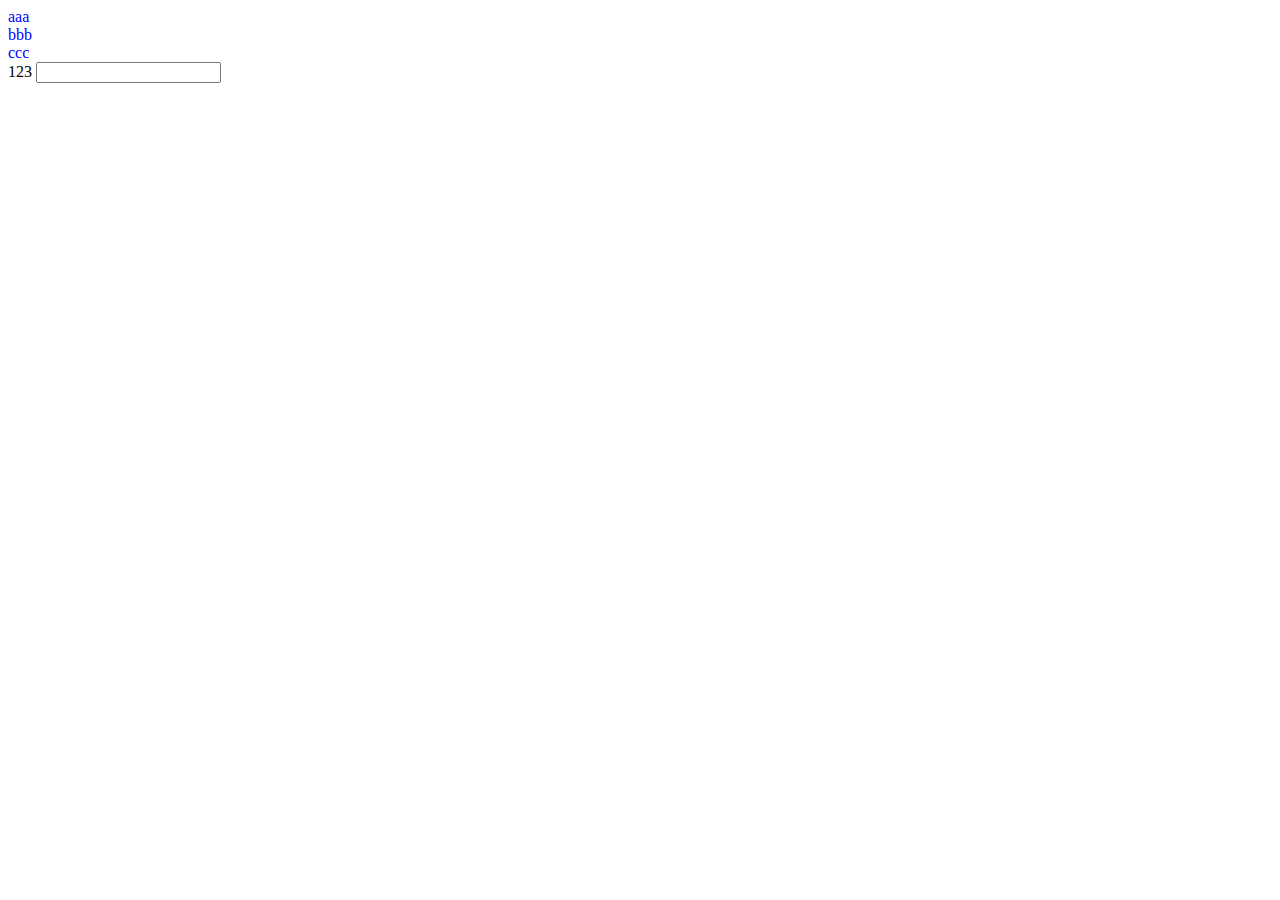
<file: src/main/resources/static/es6/模拟jQuery方法.html>
<!DOCTYPE html>
<html lang="en">
<head>
    <meta charset="UTF-8">
    <meta name="viewport" content="width=device-width, initial-scale=1.0">
    <meta http-equiv="X-UA-Compatible" content="ie=edge">
    <title>Document</title>
</head>
<body>
<div>aaa</div>
<div>bbb</div>
<div>ccc</div>

<span class="header">123</span>
<input type="text" id="inputId">
</body>
<script>
    //$("div")
    (function(global){

        function jQuery(selector){

            //1、获取页面中所有的元素
            //2、把这个元素放在一个特定的对象中
            return new jQuery.fn.init(selector);
        }

        //给jquery添加了一个fn属性，fn属性等价于prototype属性
        jQuery.fn = jQuery.prototype = {
            constructor:jQuery,
            //init是一个构造函数
            //-->构造函数内部的this指向init的实例
            init:function(selector){
                //把DOM元素放到这个对象中
                const elements = document.querySelectorAll(selector)

                //为了让css方法中可以访问到DOM元素，所以需要把elements里面的元素存放在this中
                for(let i = 0;i<elements.length;i++){
                    this[i] = elements[i];
                }
                this.length=elements.length;
                //对象结构：{ 0:div,1:div,2:div,length:3 }

            },
            //此时的css方法还是雏形，后续完善
            css(name,value){
                for(let i = 0;i<this.length;i++){
                    let element = this[i];
                    element.style[name]=value;
                }
            }
        }

        jQuery.fn.init.prototype = jQuery.fn;

        jQuery.fn.extend = jQuery.extend = function(...args){
            //2个extend方法区别在于：
            //1、接收数据的对象发生了变化
            //  -->$.extend：第一个实参
            //  -->$.fn.extend：this
            //2、提供数据的对象发生了变化：
            //  -->$.extend：第二个参数及其后面的参数
            //  -->$.fn.extend：所有的参数

            //后面的拷贝过程都是一样的

            let target,source=[];

            source=[...args];

            //判断2种情况
            //$.extend({})  -->给$添加属性
            //$.fn.extend({}) -->给$.fn添加属性

            //参数个数>1，就是给第一个实参添加属性

            //  $.extend    -->jQuery.extend 方法调用形式
            if(args.length === 1){
                //$.extend
                target=this;

            }else{
                //参数个数>1
                target = args[0];       //目标对象就是第一个实参
                source.splice(0,1); //源对象就是第二个及其后面的实参
            }

            //实现拷贝部分的逻辑：
            // source.forEach(function(item,index){
            //     //item：就是每一个数据源对象（提供数据的对象）

            //     Object.assign(target,item)

            // });

            //a、Object.assign其实是支持多参数
            //b、优化的思路：Object.assign(target,source[0],source[1],source[2]。。。)
            Object.assign(target,...source)



            return target;


        }

        //工具类方法
        jQuery.extend({
            //可以遍历数组和对象
            each(obj,callback){
                //有2种情况，数组使用for循环，对象使用for...in循环
                //不仅仅可以遍历数组，也可以遍历伪数组
                //{ 0:"a",1:"b",2:"c",length:3 }
                //在这里，由于存在数组、伪数组2种情况，只能使用一种约定俗成的方式来通过他们的特征来进行判断：length属性，并且值>=0
                if( (length in obj) && obj.length>=0 ){
                    for(let i =0;i<obj.length;i++){

                        callback.call(obj[i],i,obj[i])
                        //callback.apply(obj[i],[i,obj[i]])
                        //没有必要使用bind，bind的实现相对繁琐
                        // callback.bind(obj[i])(i,obj[i])
                    }

                }else{
                    for(let i in obj){
                        callback.call(obj[i],i,obj[i])
                    }
                }
            },
            type(data){
                //判断data的数据类型
                //Object.prototype.toString()来判断数据类型
                var type = Object.prototype.toString.call(data);
                //可以用正则表达式匹配类型
                return type.replace("[object","").replace("]","").toLowerCase();
            }
        })

        jQuery.fn.extend({
            each(callback){
                //this：jquery对象
                jQuery.each(this,callback)
            }
        })

        global.$ = global.jQuery = jQuery;
    })(window)
    /**
     * 测试样例
     */
    $("div").each(function(index,element){
        element.style.color="blue";
    })
    console.log($.type([1,1,3]));

</script>
</html>
</file>
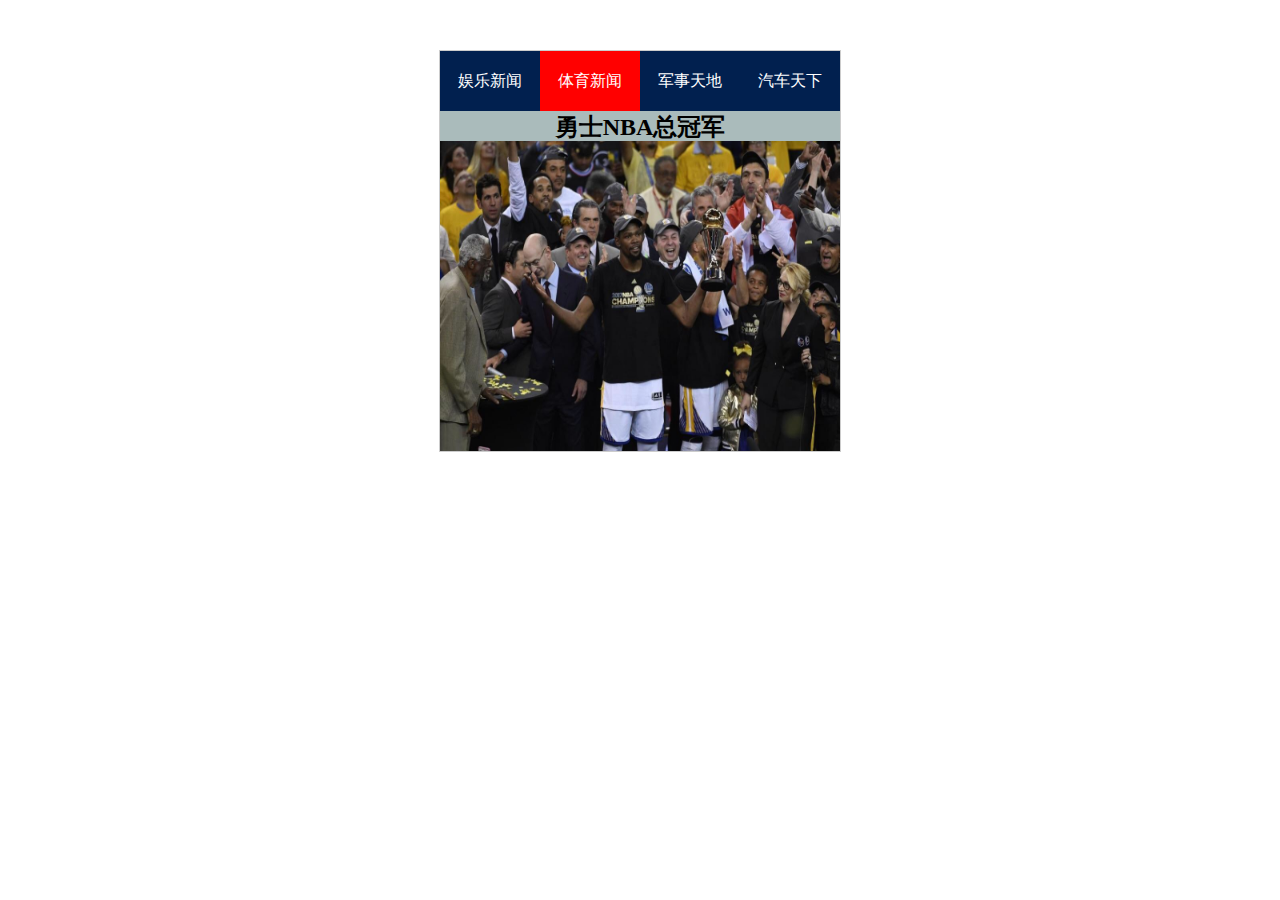
<file: src/main/resources/static/muti/tab.html>
<!DOCTYPE html>
<html lang="en">
    <head>
        <meta charset="utf-8">
          <script type="text/javascript" src="./jquery-3.3.1.min.js"></script>
        <style type="text/css">
        	* {
        		 margin: 0;
        		 padding: 0;
        		 list-style: none;
        		 text-decoration: none;
        	}

        	.news {
        		 width: 400px;
        		 height: 400px;
        		 border: 1px solid #ccc;
        		 margin: 50px auto;
        	}
        	.title {
        		 height: 59px;
        		 line-height: 60px;
        		 border-bottom: 1px solid #ccc;
        	}
        	li {
        		 float: left;
        		 width: 100px;
        		 text-align: center;
        		 background-color: #01204f;
        	}
        	li a {
        		 color: #fff;
        	}
        	.content>div {
        		 height: 340px;
        		 background-color: #abb;
        	}

        	.content h2 {
        		 height: 30px;
        		 text-align: center;
        	}

        	.box {
        		 height: 310px;
        	}
        	.box img {
        		vertical-align: bottom;
        	}
			.active {
				 background-color: red;
			}

			.active a {
				 color: #fff;
			}
        	p {
        		 text-indent: 2em;
        	}
        </style>
    </head>


    <body>

		  <div class="news">
		  	  <div class="title">
		  	  	 <ul>
		  	  	 	<li data-title="yl"><a href="#">娱乐新闻</a></li>
		  	  	 	<li data-title="ty" class="active"><a href="#">体育新闻</a></li>
		  	  	 	<li data-title="js"><a href="#">军事天地</a></li>
		  	  	 	<li data-title="qc"><a href="#">汽车天下</a></li>
		  	  	 </ul>
		  	  </div>
		  	  <div class="content">

		  	  	 <div class="yl" style="display: none;" id="yl">
		  	  	  	 <h2>《父子雄兵》</h2>
		  	  	  	 <div class="box">
		  	  	  		 <img src="le.jpg" alt="" width="100%" height="100%">
		  	  	  	 </div>
		  	  	  </div>

		  	  	  <div class="js" style="display: none;" id="js">
		  	  	  	  <h2 class="js_h2">军事</h2>
		  	  	  	  <p>报道中提到，美国国家安全局（NSA）将恶意软件追溯到与朝鲜情报机关有关的IP地址，而黑客组织Lazarus Group似乎是需要为此负责，其背后操控着就是朝鲜当局。</p>
		  	  	  </div>

		  	  	  <div class="qc" style="display: none;" id="qc">
		  	  	  	  <h2>自主轿车恐将被赶出销量前20</h2>
		  	  	  	  <p>在SUV市场热的发紫的环境下，中国品牌纷纷在SUV市场推陈出新。但目前的市场环境来看，中国品牌与合资品牌仍旧对半分。但正因为中国品牌过分重视SUV市场，因小失大。在5月轿车市场的销量排名来看，前20名中仅吉利帝豪EC7一款中国汽车，自主轿车全面被T出销量榜前20，随时都有可能。</p>
		  	  	  </div>

		  	  	   <div class="ty" id="ty" style="display: block;">
		  	  	  	 <h2>勇士NBA总冠军</h2>
		  	  	  	 <div class="box">
		  	  	  	 	<img src="ty.jpg" alt="" width="100%" height="100%">
		  	  	  	 </div>
		  	  	  </div>




		  	  </div>
		  </div>

		  <script type="text/javascript">
                var li = document.querySelectorAll("li");
                for(var i=0;i<li.length;i++){
                  li[i].onclick = function(){
                    var active = document.querySelector(".active");
                    //移除当前的被选中状态
                    active.classList.remove("active");
                    //移除当前显示的div,通过自定义的标签把li对应的div元素移除
                    document.getElementById(active.dataset["title"]).style.display = "none";
                    //当前选中li元素添加被选中的效果
                    this.classList.add("active");
                    let title = this.dataset["title"];
                    document.getElementById(title).style.display = "block";
                    let div = document.getElementById(title);
                    if(div.className == 'js'){
                      var h2 = div.children[0];
                      $("#js").find('h2').html("这是自己设定的标题");
                      }
                  }
                }

		  	   			// var li=document.querySelectorAll("li");
                //
				  	    // for(var i=0;i<li.length;i++){
				  	    // 	li[i].onclick=function(){
				  	    // 		//移除已经存在的active类名
				  	    // 		var active=document.querySelector(".active");
				  	    // 			active.classList.remove("active");
                //
				  	    // 		//移除已经显示出来的div
				  	    // 		document.getElementById(active.dataset["title"]).style.display="none";
                //
				  	    // 		//当前标签添加active类名
				  	    // 		this.classList.add("active");
                //
				  	    // 		//获取当前选中li标签的自定义属性值
				  	    // 		var data_vale=this.dataset["title"];
                //
				  	    // 		//根据当前获取自定义属性值获取对应的div标签
                //
				  	    // 		var  div=document.getElementById(data_vale);
				  	    // 		//显示当前对应的div
				  	    // 			 div.style.display="block";
                //
				  	    // 	}
				  	    // }
		  </script>
    </body>
</html>
</file>
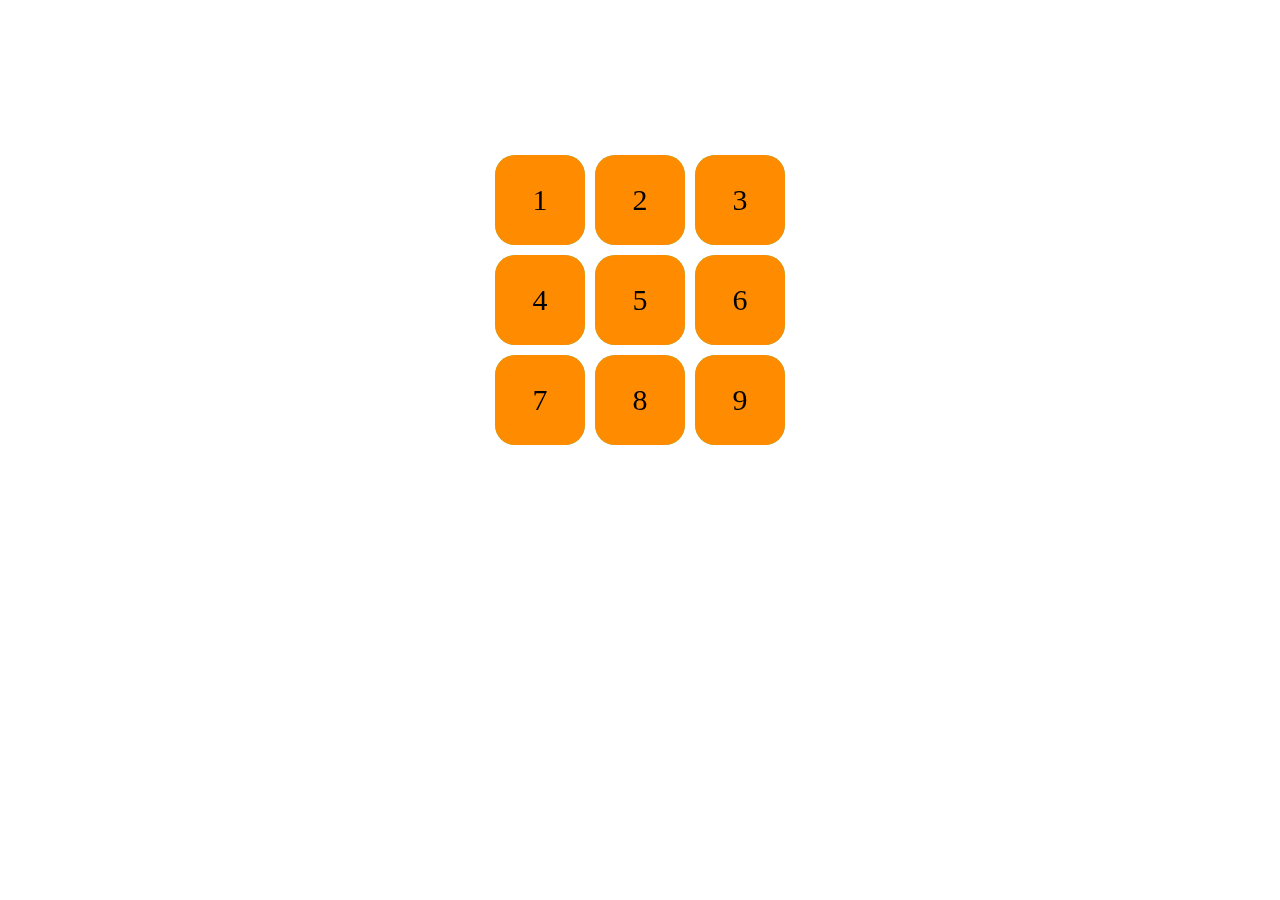
<file: src/main/resources/static/muti/魔方作业.html>
<!DOCTYPE html>
<html lang="en" dir="ltr">
  <head>
    <meta charset="utf-8">
    <title></title>
    <style type="text/css">
    ul {
      list-style: none;
      margin:0;
      padding:0;
    }
      .box {
        width:300px;
        height: 300px;
        margin: 150px auto;
        position: relative;
        font-size: 30px;
        /*perspective: 1000px;*/
        transform-style: preserve-3d;
        animation: rotate 10s linear infinite alternate;

      }
      .box>div {
        width:300px;
        height:300px;
        position: absolute;
      }

      .one {
          background-color: transparent;
          transform: rotateY(90deg) translateZ(150px);
      }
      .two {
          background-color: transparent;
          transform: rotateY(-90deg) translateZ(150px);
      }

      .three {
           background-color: transparent;
           transform: rotateX(90deg) translateZ(150px);
      }

     .four {
          background-color: transparent;
          transform: rotateX(-90deg) translateZ(150px);
     }

     .five {
          background-color: transparent;
          transform: translateZ(150px);
     }

     .six {
          background-color: transparent;
          transform: translateZ(-150px);
     }

      li {
           float: left;
           width: 90px;
           height: 90px;
           border-radius: 20px;
           margin: 5px;
           text-align: center;
           line-height: 90px;
      }
      .one li {
          background-color: green;
      }
       .two li {
           background-color:chartreuse;
       }

       .three li {
            background-color: purple;
       }

       .four li {
            background-color: cornflowerblue;
       }

       .five li {
            background-color: darkorange;
       }

       .six li {
            background-color: #37ffc7;
       }

       .box:hover {
         animation-play-state: paused;
       }

       @keyframes rotate {
           0% {
               transform: rotateY(0deg) rotateX(0deg) rotateZ(0deg);
           }

           20% {
               transform: rotateY(30deg) rotateX(40deg) rotateZ(20deg);
           }

           40% {
               transform: rotateY(-60deg) rotateX(-40deg) rotateZ(-20deg);
           }

           60% {
               transform: rotateY(145deg) rotateX(80deg) rotateZ(10deg);
           }

           80% {
               transform: rotateY(90deg) rotateX(60deg) rotateZ(-20deg);
           }

           100% {
               transform: rotateY(135deg) rotateX(-45deg) rotateZ(30deg);
           }
       }


    </style>
  </head>
  <body>
    <div class="box">
      <!-- 要写魔方的6个面，每个面都是1-9的ul+li -->
      <div class="one">
        <ul>
          <li>1</li>
          <li>2</li>
          <li>3</li>
          <li>4</li>
          <li>5</li>
          <li>6</li>
          <li>7</li>
          <li>8</li>
          <li>9</li>
        </ul>
      </div>

      <div class="two">
        <ul>
          <li>1</li>
          <li>2</li>
          <li>3</li>
          <li>4</li>
          <li>5</li>
          <li>6</li>
          <li>7</li>
          <li>8</li>
          <li>9</li>
        </ul>
      </div>

      <div class="three">
        <ul>
          <li>1</li>
          <li>2</li>
          <li>3</li>
          <li>4</li>
          <li>5</li>
          <li>6</li>
          <li>7</li>
          <li>8</li>
          <li>9</li>
        </ul>
      </div>

      <div class="four">
        <ul>
          <li>1</li>
          <li>2</li>
          <li>3</li>
          <li>4</li>
          <li>5</li>
          <li>6</li>
          <li>7</li>
          <li>8</li>
          <li>9</li>
        </ul>
      </div>

      <div class="five">
        <ul>
          <li>1</li>
          <li>2</li>
          <li>3</li>
          <li>4</li>
          <li>5</li>
          <li>6</li>
          <li>7</li>
          <li>8</li>
          <li>9</li>
        </ul>
      </div>

      <div class="six">
        <ul>
          <li>1</li>
          <li>2</li>
          <li>3</li>
          <li>4</li>
          <li>5</li>
          <li>6</li>
          <li>7</li>
          <li>8</li>
          <li>9</li>
        </ul>
      </div>
    </div>
  </body>
</html>
</file>
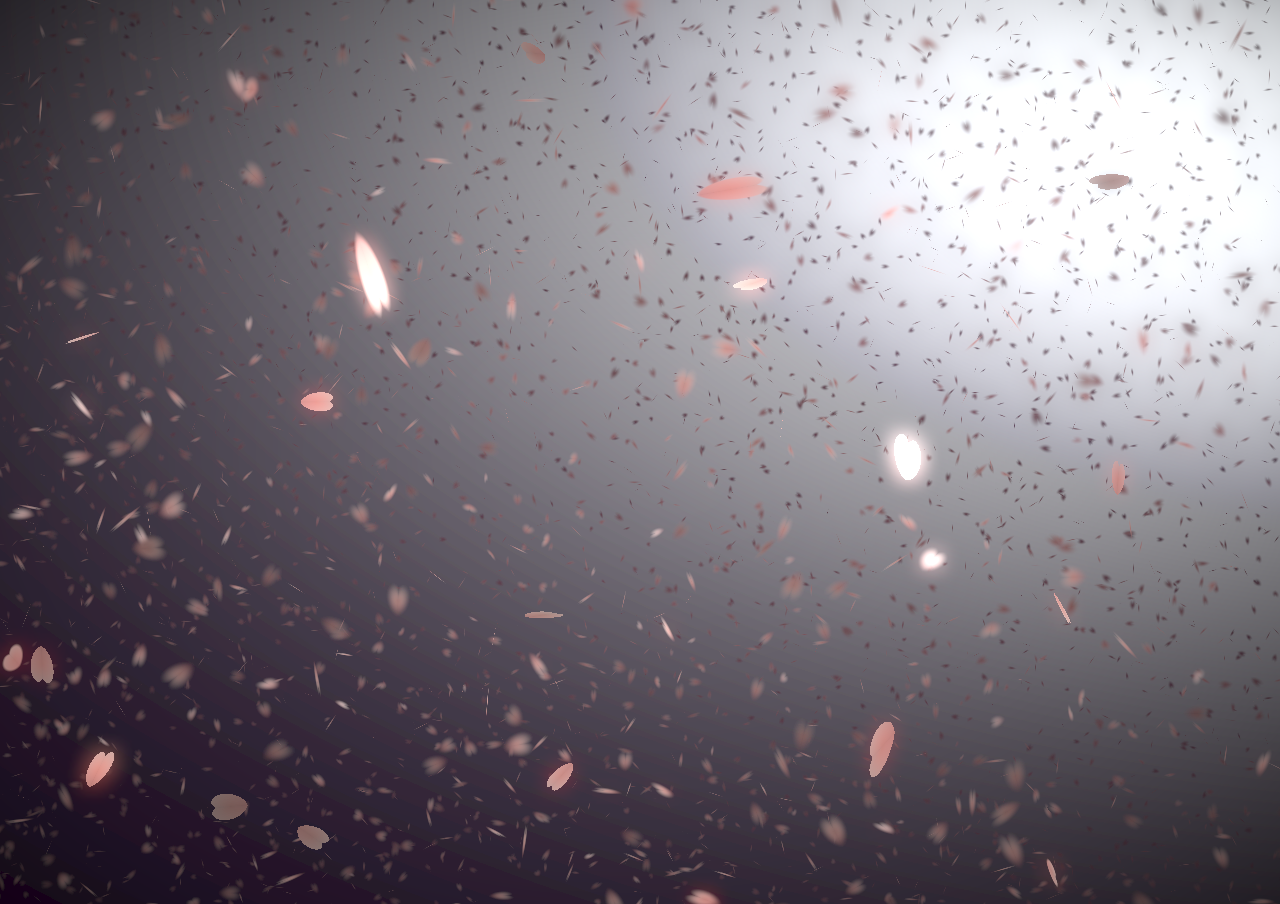
<file: src/main/resources/static/skura/樱花.html>
<!doctype html>
<html>
<head>
<meta charset="utf-8">
<title>sukura</title>
</head>
<style>

body {

    padding:0;

    margin:0;

    overflow:hidden;

	height: 600px;

}

canvas {

    padding:0;

    margin:0;

}

div.btnbg {

    position:fixed;

    left:0;

    top:0;

}

</style>
<body>
<canvas id="sakura"></canvas>
<div class="btnbg">
</div>

<script id="sakura_point_vsh" type="x-shader/x_vertex">

uniform mat4 uProjection;

uniform mat4 uModelview;

uniform vec3 uResolution;

uniform vec3 uOffset;

uniform vec3 uDOF;  //x:focus distance, y:focus radius, z:max radius

uniform vec3 uFade; //x:start distance, y:half distance, z:near fade start



attribute vec3 aPosition;

attribute vec3 aEuler;

attribute vec2 aMisc; //x:size, y:fade



varying vec3 pposition;

varying float psize;

varying float palpha;

varying float pdist;



//varying mat3 rotMat;

varying vec3 normX;

varying vec3 normY;

varying vec3 normZ;

varying vec3 normal;



varying float diffuse;

varying float specular;

varying float rstop;

varying float distancefade;



void main(void) {

    // Projection is based on vertical angle

    vec4 pos = uModelview * vec4(aPosition + uOffset, 1.0);

    gl_Position = uProjection * pos;

    gl_PointSize = aMisc.x * uProjection[1][1] / -pos.z * uResolution.y * 0.5;



    pposition = pos.xyz;

    psize = aMisc.x;

    pdist = length(pos.xyz);

    palpha = smoothstep(0.0, 1.0, (pdist - 0.1) / uFade.z);



    vec3 elrsn = sin(aEuler);

    vec3 elrcs = cos(aEuler);

    mat3 rotx = mat3(

        1.0, 0.0, 0.0,

        0.0, elrcs.x, elrsn.x,

        0.0, -elrsn.x, elrcs.x

    );

    mat3 roty = mat3(

        elrcs.y, 0.0, -elrsn.y,

        0.0, 1.0, 0.0,

        elrsn.y, 0.0, elrcs.y

    );

    mat3 rotz = mat3(

        elrcs.z, elrsn.z, 0.0,

        -elrsn.z, elrcs.z, 0.0,

        0.0, 0.0, 1.0

    );

    mat3 rotmat = rotx * roty * rotz;

    normal = rotmat[2];



    mat3 trrotm = mat3(

        rotmat[0][0], rotmat[1][0], rotmat[2][0],

        rotmat[0][1], rotmat[1][1], rotmat[2][1],

        rotmat[0][2], rotmat[1][2], rotmat[2][2]

    );

    normX = trrotm[0];

    normY = trrotm[1];

    normZ = trrotm[2];



    const vec3 lit = vec3(0.6917144638660746, 0.6917144638660746, -0.20751433915982237);



    float tmpdfs = dot(lit, normal);

    if(tmpdfs < 0.0) {

        normal = -normal;

        tmpdfs = dot(lit, normal);

    }

    diffuse = 0.4 + tmpdfs;



    vec3 eyev = normalize(-pos.xyz);

    if(dot(eyev, normal) > 0.0) {

        vec3 hv = normalize(eyev + lit);

        specular = pow(max(dot(hv, normal), 0.0), 20.0);

    }

    else {

        specular = 0.0;

    }



    rstop = clamp((abs(pdist - uDOF.x) - uDOF.y) / uDOF.z, 0.0, 1.0);

    rstop = pow(rstop, 0.5);

    //-0.69315 = ln(0.5)

    distancefade = min(1.0, exp((uFade.x - pdist) * 0.69315 / uFade.y));

}

</script>
<script id="sakura_point_fsh" type="x-shader/x_fragment">

#ifdef GL_ES

//precision mediump float;

precision highp float;

#endif



uniform vec3 uDOF;  //x:focus distance, y:focus radius, z:max radius

uniform vec3 uFade; //x:start distance, y:half distance, z:near fade start



const vec3 fadeCol = vec3(0.08, 0.03, 0.06);



varying vec3 pposition;

varying float psize;

varying float palpha;

varying float pdist;



//varying mat3 rotMat;

varying vec3 normX;

varying vec3 normY;

varying vec3 normZ;

varying vec3 normal;



varying float diffuse;

varying float specular;

varying float rstop;

varying float distancefade;



float ellipse(vec2 p, vec2 o, vec2 r) {

    vec2 lp = (p - o) / r;

    return length(lp) - 1.0;

}



void main(void) {

    vec3 p = vec3(gl_PointCoord - vec2(0.5, 0.5), 0.0) * 2.0;

    vec3 d = vec3(0.0, 0.0, -1.0);

    float nd = normZ.z; //dot(-normZ, d);

    if(abs(nd) < 0.0001) discard;



    float np = dot(normZ, p);

    vec3 tp = p + d * np / nd;

    vec2 coord = vec2(dot(normX, tp), dot(normY, tp));



    //angle = 15 degree

    const float flwrsn = 0.258819045102521;

    const float flwrcs = 0.965925826289068;

    mat2 flwrm = mat2(flwrcs, -flwrsn, flwrsn, flwrcs);

    vec2 flwrp = vec2(abs(coord.x), coord.y) * flwrm;



    float r;

    if(flwrp.x < 0.0) {

        r = ellipse(flwrp, vec2(0.065, 0.024) * 0.5, vec2(0.36, 0.96) * 0.5);

    }

    else {

        r = ellipse(flwrp, vec2(0.065, 0.024) * 0.5, vec2(0.58, 0.96) * 0.5);

    }



    if(r > rstop) discard;



    vec3 col = mix(vec3(1.0, 0.8, 0.75), vec3(1.0, 0.9, 0.87), r);

    float grady = mix(0.0, 1.0, pow(coord.y * 0.5 + 0.5, 0.35));

    col *= vec3(1.0, grady, grady);

    col *= mix(0.8, 1.0, pow(abs(coord.x), 0.3));

    col = col * diffuse + specular;



    col = mix(fadeCol, col, distancefade);



    float alpha = (rstop > 0.001)? (0.5 - r / (rstop * 2.0)) : 1.0;

    alpha = smoothstep(0.0, 1.0, alpha) * palpha;



    gl_FragColor = vec4(col * 0.5, alpha);

}

</script>

<script id="fx_common_vsh" type="x-shader/x_vertex">

uniform vec3 uResolution;

attribute vec2 aPosition;



varying vec2 texCoord;

varying vec2 screenCoord;



void main(void) {

    gl_Position = vec4(aPosition, 0.0, 1.0);

    texCoord = aPosition.xy * 0.5 + vec2(0.5, 0.5);

    screenCoord = aPosition.xy * vec2(uResolution.z, 1.0);

}

</script>
<script id="bg_fsh" type="x-shader/x_fragment">

#ifdef GL_ES

//precision mediump float;

precision highp float;

#endif



uniform vec2 uTimes;



varying vec2 texCoord;

varying vec2 screenCoord;



void main(void) {

    vec3 col;

    float c;

    vec2 tmpv = texCoord * vec2(0.8, 1.0) - vec2(0.95, 1.0);

    c = exp(-pow(length(tmpv) * 1.8, 2.0));

    col = mix(vec3(0.02, 0.0, 0.03), vec3(0.96, 0.98, 1.0) * 1.5, c);

    gl_FragColor = vec4(col * 0.5, 1.0);

}

</script>
<script id="fx_brightbuf_fsh" type="x-shader/x_fragment">

#ifdef GL_ES

//precision mediump float;

precision highp float;

#endif

uniform sampler2D uSrc;

uniform vec2 uDelta;



varying vec2 texCoord;

varying vec2 screenCoord;



void main(void) {

    vec4 col = texture2D(uSrc, texCoord);

    gl_FragColor = vec4(col.rgb * 2.0 - vec3(0.5), 1.0);

}

</script>
<script id="fx_dirblur_r4_fsh" type="x-shader/x_fragment">

#ifdef GL_ES

//precision mediump float;

precision highp float;

#endif

uniform sampler2D uSrc;

uniform vec2 uDelta;

uniform vec4 uBlurDir; //dir(x, y), stride(z, w)



varying vec2 texCoord;

varying vec2 screenCoord;



void main(void) {

    vec4 col = texture2D(uSrc, texCoord);

    col = col + texture2D(uSrc, texCoord + uBlurDir.xy * uDelta);

    col = col + texture2D(uSrc, texCoord - uBlurDir.xy * uDelta);

    col = col + texture2D(uSrc, texCoord + (uBlurDir.xy + uBlurDir.zw) * uDelta);

    col = col + texture2D(uSrc, texCoord - (uBlurDir.xy + uBlurDir.zw) * uDelta);

    gl_FragColor = col / 5.0;

}

</script>

<script id="fx_common_fsh" type="x-shader/x_fragment">

#ifdef GL_ES

//precision mediump float;

precision highp float;

#endif

uniform sampler2D uSrc;

uniform vec2 uDelta;



varying vec2 texCoord;

varying vec2 screenCoord;



void main(void) {

    gl_FragColor = texture2D(uSrc, texCoord);

}

</script>

<script id="pp_final_vsh" type="x-shader/x_vertex">

uniform vec3 uResolution;

attribute vec2 aPosition;

varying vec2 texCoord;

varying vec2 screenCoord;

void main(void) {

    gl_Position = vec4(aPosition, 0.0, 1.0);

    texCoord = aPosition.xy * 0.5 + vec2(0.5, 0.5);

    screenCoord = aPosition.xy * vec2(uResolution.z, 1.0);

}

</script>
<script id="pp_final_fsh" type="x-shader/x_fragment">

#ifdef GL_ES

//precision mediump float;

precision highp float;

#endif

uniform sampler2D uSrc;

uniform sampler2D uBloom;

uniform vec2 uDelta;

varying vec2 texCoord;

varying vec2 screenCoord;

void main(void) {

    vec4 srccol = texture2D(uSrc, texCoord) * 2.0;

    vec4 bloomcol = texture2D(uBloom, texCoord);

    vec4 col;

    col = srccol + bloomcol * (vec4(1.0) + srccol);

    col *= smoothstep(1.0, 0.0, pow(length((texCoord - vec2(0.5)) * 2.0), 1.2) * 0.5);

    col = pow(col, vec4(0.45454545454545)); //(1.0 / 2.2)



    gl_FragColor = vec4(col.rgb, 1.0);

    gl_FragColor.a = 1.0;

}

</script>
</body>
<script>

// Utilities

var Vector3 = {};

var Matrix44 = {};

Vector3.create = function(x, y, z) {

    return {'x':x, 'y':y, 'z':z};

};

Vector3.dot = function (v0, v1) {

    return v0.x * v1.x + v0.y * v1.y + v0.z * v1.z;

};

Vector3.cross = function (v, v0, v1) {

    v.x = v0.y * v1.z - v0.z * v1.y;

    v.y = v0.z * v1.x - v0.x * v1.z;

    v.z = v0.x * v1.y - v0.y * v1.x;

};

Vector3.normalize = function (v) {

    var l = v.x * v.x + v.y * v.y + v.z * v.z;

    if(l > 0.00001) {

        l = 1.0 / Math.sqrt(l);

        v.x *= l;

        v.y *= l;

        v.z *= l;

    }

};

Vector3.arrayForm = function(v) {

    if(v.array) {

        v.array[0] = v.x;

        v.array[1] = v.y;

        v.array[2] = v.z;

    }

    else {

        v.array = new Float32Array([v.x, v.y, v.z]);

    }

    return v.array;

};

Matrix44.createIdentity = function () {

    return new Float32Array([1.0, 0.0, 0.0, 0.0, 0.0, 1.0, 0.0, 0.0, 0.0, 0.0, 1.0, 0.0, 0.0, 0.0, 0.0, 1.0]);

};

Matrix44.loadProjection = function (m, aspect, vdeg, near, far) {

    var h = near * Math.tan(vdeg * Math.PI / 180.0 * 0.5) * 2.0;

    var w = h * aspect;



    m[0] = 2.0 * near / w;

    m[1] = 0.0;

    m[2] = 0.0;

    m[3] = 0.0;



    m[4] = 0.0;

    m[5] = 2.0 * near / h;

    m[6] = 0.0;

    m[7] = 0.0;



    m[8] = 0.0;

    m[9] = 0.0;

    m[10] = -(far + near) / (far - near);

    m[11] = -1.0;



    m[12] = 0.0;

    m[13] = 0.0;

    m[14] = -2.0 * far * near / (far - near);

    m[15] = 0.0;

};

Matrix44.loadLookAt = function (m, vpos, vlook, vup) {

    var frontv = Vector3.create(vpos.x - vlook.x, vpos.y - vlook.y, vpos.z - vlook.z);

    Vector3.normalize(frontv);

    var sidev = Vector3.create(1.0, 0.0, 0.0);

    Vector3.cross(sidev, vup, frontv);

    Vector3.normalize(sidev);

    var topv = Vector3.create(1.0, 0.0, 0.0);

    Vector3.cross(topv, frontv, sidev);

    Vector3.normalize(topv);



    m[0] = sidev.x;

    m[1] = topv.x;

    m[2] = frontv.x;

    m[3] = 0.0;



    m[4] = sidev.y;

    m[5] = topv.y;

    m[6] = frontv.y;

    m[7] = 0.0;



    m[8] = sidev.z;

    m[9] = topv.z;

    m[10] = frontv.z;

    m[11] = 0.0;



    m[12] = -(vpos.x * m[0] + vpos.y * m[4] + vpos.z * m[8]);

    m[13] = -(vpos.x * m[1] + vpos.y * m[5] + vpos.z * m[9]);

    m[14] = -(vpos.x * m[2] + vpos.y * m[6] + vpos.z * m[10]);

    m[15] = 1.0;

};



//

var timeInfo = {

    'start':0, 'prev':0, // Date

    'delta':0, 'elapsed':0 // Number(sec)

};



//

var gl;

var renderSpec = {

    'width':0,

    'height':0,

    'aspect':1,

    'array':new Float32Array(3),

    'halfWidth':0,

    'halfHeight':0,

    'halfArray':new Float32Array(3)

    // and some render targets. see setViewport()

};

renderSpec.setSize = function(w, h) {

    renderSpec.width = w;

    renderSpec.height = h;

    renderSpec.aspect = renderSpec.width / renderSpec.height;

    renderSpec.array[0] = renderSpec.width;

    renderSpec.array[1] = renderSpec.height;

    renderSpec.array[2] = renderSpec.aspect;



    renderSpec.halfWidth = Math.floor(w / 2);

    renderSpec.halfHeight = Math.floor(h / 2);

    renderSpec.halfArray[0] = renderSpec.halfWidth;

    renderSpec.halfArray[1] = renderSpec.halfHeight;

    renderSpec.halfArray[2] = renderSpec.halfWidth / renderSpec.halfHeight;

};



function deleteRenderTarget(rt) {

    gl.deleteFramebuffer(rt.frameBuffer);

    gl.deleteRenderbuffer(rt.renderBuffer);

    gl.deleteTexture(rt.texture);

}



function createRenderTarget(w, h) {

    var ret = {

        'width':w,

        'height':h,

        'sizeArray':new Float32Array([w, h, w / h]),

        'dtxArray':new Float32Array([1.0 / w, 1.0 / h])

    };

    ret.frameBuffer = gl.createFramebuffer();

    ret.renderBuffer = gl.createRenderbuffer();

    ret.texture = gl.createTexture();



    gl.bindTexture(gl.TEXTURE_2D, ret.texture);

    gl.texImage2D(gl.TEXTURE_2D, 0, gl.RGBA, w, h, 0, gl.RGBA, gl.UNSIGNED_BYTE, null);

    gl.texParameteri(gl.TEXTURE_2D, gl.TEXTURE_WRAP_S, gl.CLAMP_TO_EDGE);

    gl.texParameteri(gl.TEXTURE_2D, gl.TEXTURE_WRAP_T, gl.CLAMP_TO_EDGE);

    gl.texParameteri(gl.TEXTURE_2D, gl.TEXTURE_MAG_FILTER, gl.LINEAR);

    gl.texParameteri(gl.TEXTURE_2D, gl.TEXTURE_MIN_FILTER, gl.LINEAR);



    gl.bindFramebuffer(gl.FRAMEBUFFER, ret.frameBuffer);

    gl.framebufferTexture2D(gl.FRAMEBUFFER, gl.COLOR_ATTACHMENT0, gl.TEXTURE_2D, ret.texture, 0);



    gl.bindRenderbuffer(gl.RENDERBUFFER, ret.renderBuffer);

    gl.renderbufferStorage(gl.RENDERBUFFER, gl.DEPTH_COMPONENT16, w, h);

    gl.framebufferRenderbuffer(gl.FRAMEBUFFER, gl.DEPTH_ATTACHMENT, gl.RENDERBUFFER, ret.renderBuffer);



    gl.bindTexture(gl.TEXTURE_2D, null);

    gl.bindRenderbuffer(gl.RENDERBUFFER, null);

    gl.bindFramebuffer(gl.FRAMEBUFFER, null);



    return ret;

}



function compileShader(shtype, shsrc) {

	var retsh = gl.createShader(shtype);



	gl.shaderSource(retsh, shsrc);

	gl.compileShader(retsh);



	if(!gl.getShaderParameter(retsh, gl.COMPILE_STATUS)) {

		var errlog = gl.getShaderInfoLog(retsh);

		gl.deleteShader(retsh);

		console.error(errlog);

		return null;

	}

	return retsh;

}



function createShader(vtxsrc, frgsrc, uniformlist, attrlist) {

    var vsh = compileShader(gl.VERTEX_SHADER, vtxsrc);

    var fsh = compileShader(gl.FRAGMENT_SHADER, frgsrc);



    if(vsh == null || fsh == null) {

        return null;

    }



    var prog = gl.createProgram();

    gl.attachShader(prog, vsh);

    gl.attachShader(prog, fsh);



    gl.deleteShader(vsh);

    gl.deleteShader(fsh);



    gl.linkProgram(prog);

    if (!gl.getProgramParameter(prog, gl.LINK_STATUS)) {

        var errlog = gl.getProgramInfoLog(prog);

        console.error(errlog);

        return null;

    }



    if(uniformlist) {

        prog.uniforms = {};

        for(var i = 0; i < uniformlist.length; i++) {

            prog.uniforms[uniformlist[i]] = gl.getUniformLocation(prog, uniformlist[i]);

        }

    }



    if(attrlist) {

        prog.attributes = {};

        for(var i = 0; i < attrlist.length; i++) {

            var attr = attrlist[i];

            prog.attributes[attr] = gl.getAttribLocation(prog, attr);

        }

    }



    return prog;

}



function useShader(prog) {

    gl.useProgram(prog);

    for(var attr in prog.attributes) {

        gl.enableVertexAttribArray(prog.attributes[attr]);;

    }

}



function unuseShader(prog) {

    for(var attr in prog.attributes) {

        gl.disableVertexAttribArray(prog.attributes[attr]);;

    }

    gl.useProgram(null);

}



/////

var projection = {

    'angle':60,

    'nearfar':new Float32Array([0.1, 100.0]),

    'matrix':Matrix44.createIdentity()

};

var camera = {

    'position':Vector3.create(0, 0, 100),

    'lookat':Vector3.create(0, 0, 0),

    'up':Vector3.create(0, 1, 0),

    'dof':Vector3.create(10.0, 4.0, 8.0),

    'matrix':Matrix44.createIdentity()

};



var pointFlower = {};

var meshFlower = {};

var sceneStandBy = false;



var BlossomParticle = function () {

    this.velocity = new Array(3);

    this.rotation = new Array(3);

    this.position = new Array(3);

    this.euler = new Array(3);

    this.size = 1.0;

    this.alpha = 1.0;

    this.zkey = 0.0;

};



BlossomParticle.prototype.setVelocity = function (vx, vy, vz) {

    this.velocity[0] = vx;

    this.velocity[1] = vy;

    this.velocity[2] = vz;

};



BlossomParticle.prototype.setRotation = function (rx, ry, rz) {

    this.rotation[0] = rx;

    this.rotation[1] = ry;

    this.rotation[2] = rz;

};



BlossomParticle.prototype.setPosition = function (nx, ny, nz) {

    this.position[0] = nx;

    this.position[1] = ny;

    this.position[2] = nz;

};



BlossomParticle.prototype.setEulerAngles = function (rx, ry, rz) {

    this.euler[0] = rx;

    this.euler[1] = ry;

    this.euler[2] = rz;

};



BlossomParticle.prototype.setSize = function (s) {

    this.size = s;

};



BlossomParticle.prototype.update = function (dt, et) {

    this.position[0] += this.velocity[0] * dt;

    this.position[1] += this.velocity[1] * dt;

    this.position[2] += this.velocity[2] * dt;



    this.euler[0] += this.rotation[0] * dt;

    this.euler[1] += this.rotation[1] * dt;

    this.euler[2] += this.rotation[2] * dt;

};



function createPointFlowers() {

    // get point sizes

    var prm = gl.getParameter(gl.ALIASED_POINT_SIZE_RANGE);

    renderSpec.pointSize = {'min':prm[0], 'max':prm[1]};



    var vtxsrc = document.getElementById("sakura_point_vsh").textContent;

    var frgsrc = document.getElementById("sakura_point_fsh").textContent;



    pointFlower.program = createShader(

        vtxsrc, frgsrc,

        ['uProjection', 'uModelview', 'uResolution', 'uOffset', 'uDOF', 'uFade'],

        ['aPosition', 'aEuler', 'aMisc']

    );



    useShader(pointFlower.program);

    pointFlower.offset = new Float32Array([0.0, 0.0, 0.0]);

    pointFlower.fader = Vector3.create(0.0, 10.0, 0.0);



    // paramerters: velocity[3], rotate[3]

    pointFlower.numFlowers = 1600;

    pointFlower.particles = new Array(pointFlower.numFlowers);

    // vertex attributes {position[3], euler_xyz[3], size[1]}

    pointFlower.dataArray = new Float32Array(pointFlower.numFlowers * (3 + 3 + 2));

    pointFlower.positionArrayOffset = 0;

    pointFlower.eulerArrayOffset = pointFlower.numFlowers * 3;

    pointFlower.miscArrayOffset = pointFlower.numFlowers * 6;



    pointFlower.buffer = gl.createBuffer();

    gl.bindBuffer(gl.ARRAY_BUFFER, pointFlower.buffer);

    gl.bufferData(gl.ARRAY_BUFFER, pointFlower.dataArray, gl.DYNAMIC_DRAW);

    gl.bindBuffer(gl.ARRAY_BUFFER, null);



    unuseShader(pointFlower.program);



    for(var i = 0; i < pointFlower.numFlowers; i++) {

        pointFlower.particles[i] = new BlossomParticle();

    }

}



function initPointFlowers() {

    //area

    pointFlower.area = Vector3.create(20.0, 20.0, 20.0);

    pointFlower.area.x = pointFlower.area.y * renderSpec.aspect;



    pointFlower.fader.x = 10.0; //env fade start

    pointFlower.fader.y = pointFlower.area.z; //env fade half

    pointFlower.fader.z = 0.1;  //near fade start



    //particles

    var PI2 = Math.PI * 2.0;

    var tmpv3 = Vector3.create(0, 0, 0);

    var tmpv = 0;

    var symmetryrand = function() {return (Math.random() * 2.0 - 1.0);};

    for(var i = 0; i < pointFlower.numFlowers; i++) {

        var tmpprtcl = pointFlower.particles[i];



        //velocity

        tmpv3.x = symmetryrand() * 0.3 + 0.8;

        tmpv3.y = symmetryrand() * 0.2 - 1.0;

        tmpv3.z = symmetryrand() * 0.3 + 0.5;

        Vector3.normalize(tmpv3);

        tmpv = 2.0 + Math.random() * 1.0;

        tmpprtcl.setVelocity(tmpv3.x * tmpv, tmpv3.y * tmpv, tmpv3.z * tmpv);



        //rotation

        tmpprtcl.setRotation(

            symmetryrand() * PI2 * 0.5,

            symmetryrand() * PI2 * 0.5,

            symmetryrand() * PI2 * 0.5

        );



        //position

        tmpprtcl.setPosition(

            symmetryrand() * pointFlower.area.x,

            symmetryrand() * pointFlower.area.y,

            symmetryrand() * pointFlower.area.z

        );



        //euler

        tmpprtcl.setEulerAngles(

            Math.random() * Math.PI * 2.0,

            Math.random() * Math.PI * 2.0,

            Math.random() * Math.PI * 2.0

        );



        //size

        tmpprtcl.setSize(0.9 + Math.random() * 0.1);

    }

}



function renderPointFlowers() {

    //update

    var PI2 = Math.PI * 2.0;

    var limit = [pointFlower.area.x, pointFlower.area.y, pointFlower.area.z];

    var repeatPos = function (prt, cmp, limit) {

        if(Math.abs(prt.position[cmp]) - prt.size * 0.5 > limit) {

            //out of area

            if(prt.position[cmp] > 0) {

                prt.position[cmp] -= limit * 2.0;

            }

            else {

                prt.position[cmp] += limit * 2.0;

            }

        }

    };

    var repeatEuler = function (prt, cmp) {

        prt.euler[cmp] = prt.euler[cmp] % PI2;

        if(prt.euler[cmp] < 0.0) {

            prt.euler[cmp] += PI2;

        }

    };



    for(var i = 0; i < pointFlower.numFlowers; i++) {

        var prtcl = pointFlower.particles[i];

        prtcl.update(timeInfo.delta, timeInfo.elapsed);

        repeatPos(prtcl, 0, pointFlower.area.x);

        repeatPos(prtcl, 1, pointFlower.area.y);

        repeatPos(prtcl, 2, pointFlower.area.z);

        repeatEuler(prtcl, 0);

        repeatEuler(prtcl, 1);

        repeatEuler(prtcl, 2);



        prtcl.alpha = 1.0;//(pointFlower.area.z - prtcl.position[2]) * 0.5;



        prtcl.zkey = (camera.matrix[2] * prtcl.position[0]

                    + camera.matrix[6] * prtcl.position[1]

                    + camera.matrix[10] * prtcl.position[2]

                    + camera.matrix[14]);

    }



    // sort

    pointFlower.particles.sort(function(p0, p1){return p0.zkey - p1.zkey;});



    // update data

    var ipos = pointFlower.positionArrayOffset;

    var ieuler = pointFlower.eulerArrayOffset;

    var imisc = pointFlower.miscArrayOffset;

    for(var i = 0; i < pointFlower.numFlowers; i++) {

        var prtcl = pointFlower.particles[i];

        pointFlower.dataArray[ipos] = prtcl.position[0];

        pointFlower.dataArray[ipos + 1] = prtcl.position[1];

        pointFlower.dataArray[ipos + 2] = prtcl.position[2];

        ipos += 3;

        pointFlower.dataArray[ieuler] = prtcl.euler[0];

        pointFlower.dataArray[ieuler + 1] = prtcl.euler[1];

        pointFlower.dataArray[ieuler + 2] = prtcl.euler[2];

        ieuler += 3;

        pointFlower.dataArray[imisc] = prtcl.size;

        pointFlower.dataArray[imisc + 1] = prtcl.alpha;

        imisc += 2;

    }



    //draw

    gl.enable(gl.BLEND);

    //gl.disable(gl.DEPTH_TEST);

    gl.blendFunc(gl.SRC_ALPHA, gl.ONE_MINUS_SRC_ALPHA);



    var prog = pointFlower.program;

    useShader(prog);



    gl.uniformMatrix4fv(prog.uniforms.uProjection, false, projection.matrix);

    gl.uniformMatrix4fv(prog.uniforms.uModelview, false, camera.matrix);

    gl.uniform3fv(prog.uniforms.uResolution, renderSpec.array);

    gl.uniform3fv(prog.uniforms.uDOF, Vector3.arrayForm(camera.dof));

    gl.uniform3fv(prog.uniforms.uFade, Vector3.arrayForm(pointFlower.fader));



    gl.bindBuffer(gl.ARRAY_BUFFER, pointFlower.buffer);

    gl.bufferData(gl.ARRAY_BUFFER, pointFlower.dataArray, gl.DYNAMIC_DRAW);



    gl.vertexAttribPointer(prog.attributes.aPosition, 3, gl.FLOAT, false, 0, pointFlower.positionArrayOffset * Float32Array.BYTES_PER_ELEMENT);

    gl.vertexAttribPointer(prog.attributes.aEuler, 3, gl.FLOAT, false, 0, pointFlower.eulerArrayOffset * Float32Array.BYTES_PER_ELEMENT);

    gl.vertexAttribPointer(prog.attributes.aMisc, 2, gl.FLOAT, false, 0, pointFlower.miscArrayOffset * Float32Array.BYTES_PER_ELEMENT);



    // doubler

    for(var i = 1; i < 2; i++) {

        var zpos = i * -2.0;

        pointFlower.offset[0] = pointFlower.area.x * -1.0;

        pointFlower.offset[1] = pointFlower.area.y * -1.0;

        pointFlower.offset[2] = pointFlower.area.z * zpos;

        gl.uniform3fv(prog.uniforms.uOffset, pointFlower.offset);

        gl.drawArrays(gl.POINT, 0, pointFlower.numFlowers);



        pointFlower.offset[0] = pointFlower.area.x * -1.0;

        pointFlower.offset[1] = pointFlower.area.y *  1.0;

        pointFlower.offset[2] = pointFlower.area.z * zpos;

        gl.uniform3fv(prog.uniforms.uOffset, pointFlower.offset);

        gl.drawArrays(gl.POINT, 0, pointFlower.numFlowers);



        pointFlower.offset[0] = pointFlower.area.x *  1.0;

        pointFlower.offset[1] = pointFlower.area.y * -1.0;

        pointFlower.offset[2] = pointFlower.area.z * zpos;

        gl.uniform3fv(prog.uniforms.uOffset, pointFlower.offset);

        gl.drawArrays(gl.POINT, 0, pointFlower.numFlowers);



        pointFlower.offset[0] = pointFlower.area.x *  1.0;

        pointFlower.offset[1] = pointFlower.area.y *  1.0;

        pointFlower.offset[2] = pointFlower.area.z * zpos;

        gl.uniform3fv(prog.uniforms.uOffset, pointFlower.offset);

        gl.drawArrays(gl.POINT, 0, pointFlower.numFlowers);

    }



    //main

    pointFlower.offset[0] = 0.0;

    pointFlower.offset[1] = 0.0;

    pointFlower.offset[2] = 0.0;

    gl.uniform3fv(prog.uniforms.uOffset, pointFlower.offset);

    gl.drawArrays(gl.POINT, 0, pointFlower.numFlowers);



    gl.bindBuffer(gl.ARRAY_BUFFER, null);

    unuseShader(prog);



    gl.enable(gl.DEPTH_TEST);

    gl.disable(gl.BLEND);

}



// effects

//common util

function createEffectProgram(vtxsrc, frgsrc, exunifs, exattrs) {

    var ret = {};

    var unifs = ['uResolution', 'uSrc', 'uDelta'];

    if(exunifs) {

        unifs = unifs.concat(exunifs);

    }

    var attrs = ['aPosition'];

    if(exattrs) {

        attrs = attrs.concat(exattrs);

    }



    ret.program = createShader(vtxsrc, frgsrc, unifs, attrs);

    useShader(ret.program);



    ret.dataArray = new Float32Array([

        -1.0, -1.0,

         1.0, -1.0,

        -1.0,  1.0,

         1.0,  1.0

    ]);

    ret.buffer = gl.createBuffer();

    gl.bindBuffer(gl.ARRAY_BUFFER, ret.buffer);

    gl.bufferData(gl.ARRAY_BUFFER, ret.dataArray, gl.STATIC_DRAW);



    gl.bindBuffer(gl.ARRAY_BUFFER, null);

    unuseShader(ret.program);



    return ret;

}



// basic usage

// useEffect(prog, srctex({'texture':texid, 'dtxArray':(f32)[dtx, dty]})); //basic initialize

// gl.uniform**(...); //additional uniforms

// drawEffect()

// unuseEffect(prog)

// TEXTURE0 makes src

function useEffect(fxobj, srctex) {

    var prog = fxobj.program;

    useShader(prog);

    gl.uniform3fv(prog.uniforms.uResolution, renderSpec.array);



    if(srctex != null) {

        gl.uniform2fv(prog.uniforms.uDelta, srctex.dtxArray);

        gl.uniform1i(prog.uniforms.uSrc, 0);



        gl.activeTexture(gl.TEXTURE0);

        gl.bindTexture(gl.TEXTURE_2D, srctex.texture);

    }

}

function drawEffect(fxobj) {

    gl.bindBuffer(gl.ARRAY_BUFFER, fxobj.buffer);

    gl.vertexAttribPointer(fxobj.program.attributes.aPosition, 2, gl.FLOAT, false, 0, 0);

    gl.drawArrays(gl.TRIANGLE_STRIP, 0, 4);

}

function unuseEffect(fxobj) {

    unuseShader(fxobj.program);

}



var effectLib = {};

function createEffectLib() {



    var vtxsrc, frgsrc;

    //common

    var cmnvtxsrc = document.getElementById("fx_common_vsh").textContent;



    //background

    frgsrc = document.getElementById("bg_fsh").textContent;

    effectLib.sceneBg = createEffectProgram(cmnvtxsrc, frgsrc, ['uTimes'], null);



    // make brightpixels buffer

    frgsrc = document.getElementById("fx_brightbuf_fsh").textContent;

    effectLib.mkBrightBuf = createEffectProgram(cmnvtxsrc, frgsrc, null, null);



    // direction blur

    frgsrc = document.getElementById("fx_dirblur_r4_fsh").textContent;

    effectLib.dirBlur = createEffectProgram(cmnvtxsrc, frgsrc, ['uBlurDir'], null);



    //final composite

    vtxsrc = document.getElementById("pp_final_vsh").textContent;

    frgsrc = document.getElementById("pp_final_fsh").textContent;

    effectLib.finalComp = createEffectProgram(vtxsrc, frgsrc, ['uBloom'], null);

}



// background

function createBackground() {

    //console.log("create background");

}

function initBackground() {

    //console.log("init background");

}

function renderBackground() {

    gl.disable(gl.DEPTH_TEST);



    useEffect(effectLib.sceneBg, null);

    gl.uniform2f(effectLib.sceneBg.program.uniforms.uTimes, timeInfo.elapsed, timeInfo.delta);

    drawEffect(effectLib.sceneBg);

    unuseEffect(effectLib.sceneBg);



    gl.enable(gl.DEPTH_TEST);

}



// post process

var postProcess = {};

function createPostProcess() {

    //console.log("create post process");

}

function initPostProcess() {

    //console.log("init post process");

}



function renderPostProcess() {

    gl.enable(gl.TEXTURE_2D);

    gl.disable(gl.DEPTH_TEST);

    var bindRT = function (rt, isclear) {

        gl.bindFramebuffer(gl.FRAMEBUFFER, rt.frameBuffer);

        gl.viewport(0, 0, rt.width, rt.height);

        if(isclear) {

            gl.clearColor(0, 0, 0, 0);

            gl.clear(gl.COLOR_BUFFER_BIT | gl.DEPTH_BUFFER_BIT);

        }

    };



    //make bright buff

    bindRT(renderSpec.wHalfRT0, true);

    useEffect(effectLib.mkBrightBuf, renderSpec.mainRT);

    drawEffect(effectLib.mkBrightBuf);

    unuseEffect(effectLib.mkBrightBuf);



    // make bloom

    for(var i = 0; i < 2; i++) {

        var p = 1.5 + 1 * i;

        var s = 2.0 + 1 * i;

        bindRT(renderSpec.wHalfRT1, true);

        useEffect(effectLib.dirBlur, renderSpec.wHalfRT0);

        gl.uniform4f(effectLib.dirBlur.program.uniforms.uBlurDir, p, 0.0, s, 0.0);

        drawEffect(effectLib.dirBlur);

        unuseEffect(effectLib.dirBlur);



        bindRT(renderSpec.wHalfRT0, true);

        useEffect(effectLib.dirBlur, renderSpec.wHalfRT1);

        gl.uniform4f(effectLib.dirBlur.program.uniforms.uBlurDir, 0.0, p, 0.0, s);

        drawEffect(effectLib.dirBlur);

        unuseEffect(effectLib.dirBlur);

    }



    //display

    gl.bindFramebuffer(gl.FRAMEBUFFER, null);

    gl.viewport(0, 0, renderSpec.width, renderSpec.height);

    gl.clear(gl.COLOR_BUFFER_BIT | gl.DEPTH_BUFFER_BIT);



    useEffect(effectLib.finalComp, renderSpec.mainRT);

    gl.uniform1i(effectLib.finalComp.program.uniforms.uBloom, 1);

    gl.activeTexture(gl.TEXTURE1);

    gl.bindTexture(gl.TEXTURE_2D, renderSpec.wHalfRT0.texture);

    drawEffect(effectLib.finalComp);

    unuseEffect(effectLib.finalComp);



    gl.enable(gl.DEPTH_TEST);

}



/////

var SceneEnv = {};

function createScene() {

    createEffectLib();

    createBackground();

    createPointFlowers();

    createPostProcess();

    sceneStandBy = true;

}



function initScene() {

    initBackground();

    initPointFlowers();

    initPostProcess();



    //camera.position.z = 17.320508;

    camera.position.z = pointFlower.area.z + projection.nearfar[0];

    projection.angle = Math.atan2(pointFlower.area.y, camera.position.z + pointFlower.area.z) * 180.0 / Math.PI * 2.0;

    Matrix44.loadProjection(projection.matrix, renderSpec.aspect, projection.angle, projection.nearfar[0], projection.nearfar[1]);

}



function renderScene() {

    //draw

    Matrix44.loadLookAt(camera.matrix, camera.position, camera.lookat, camera.up);



    gl.enable(gl.DEPTH_TEST);



    //gl.bindFramebuffer(gl.FRAMEBUFFER, null);

    gl.bindFramebuffer(gl.FRAMEBUFFER, renderSpec.mainRT.frameBuffer);

    gl.viewport(0, 0, renderSpec.mainRT.width, renderSpec.mainRT.height);

    gl.clearColor(0.005, 0, 0.05, 0);

    gl.clear(gl.COLOR_BUFFER_BIT | gl.DEPTH_BUFFER_BIT);



    renderBackground();

    renderPointFlowers();

    renderPostProcess();

}



/////

function onResize(e) {

    makeCanvasFullScreen(document.getElementById("sakura"));

    setViewports();

    if(sceneStandBy) {

        initScene();

    }

}



function setViewports() {

    renderSpec.setSize(gl.canvas.width, gl.canvas.height);



    gl.clearColor(0.2, 0.2, 0.5, 1.0);

    gl.viewport(0, 0, renderSpec.width, renderSpec.height);



    var rtfunc = function (rtname, rtw, rth) {

        var rt = renderSpec[rtname];

        if(rt) deleteRenderTarget(rt);

        renderSpec[rtname] = createRenderTarget(rtw, rth);

    };

    rtfunc('mainRT', renderSpec.width, renderSpec.height);

    rtfunc('wFullRT0', renderSpec.width, renderSpec.height);

    rtfunc('wFullRT1', renderSpec.width, renderSpec.height);

    rtfunc('wHalfRT0', renderSpec.halfWidth, renderSpec.halfHeight);

    rtfunc('wHalfRT1', renderSpec.halfWidth, renderSpec.halfHeight);

}



function render() {

    renderScene();

}



var animating = true;

function toggleAnimation(elm) {

    animating ^= true;

    if(animating) animate();

    if(elm) {

        elm.innerHTML = animating? "Stop":"Start";

    }

}



function stepAnimation() {

    if(!animating) animate();

}



function animate() {

    var curdate = new Date();

    timeInfo.elapsed = (curdate - timeInfo.start) / 1000.0;

    timeInfo.delta = (curdate - timeInfo.prev) / 1000.0;

    timeInfo.prev = curdate;



    if(animating) requestAnimationFrame(animate);

    render();

}



function makeCanvasFullScreen(canvas) {

    var b = document.body;

	var d = document.documentElement;

	fullw = Math.max(b.clientWidth , b.scrollWidth, d.scrollWidth, d.clientWidth);

	fullh = Math.max(b.clientHeight , b.scrollHeight, d.scrollHeight, d.clientHeight);

	canvas.width = fullw;

	canvas.height = fullh;

}



window.addEventListener('load', function(e) {

    var canvas = document.getElementById("sakura");

    try {

        makeCanvasFullScreen(canvas);

        gl = canvas.getContext('experimental-webgl');

    } catch(e) {

        alert("WebGL not supported." + e);

        console.error(e);

        return;

    }



    window.addEventListener('resize', onResize);



    setViewports();

    createScene();

    initScene();



    timeInfo.start = new Date();

    timeInfo.prev = timeInfo.start;

    animate();

});



//set window.requestAnimationFrame

(function (w, r) {

    w['r'+r] = w['r'+r] || w['webkitR'+r] || w['mozR'+r] || w['msR'+r] || w['oR'+r] || function(c){ w.setTimeout(c, 1000 / 60); };

})(window, 'equestAnimationFrame');

</script>
</html>
</file>
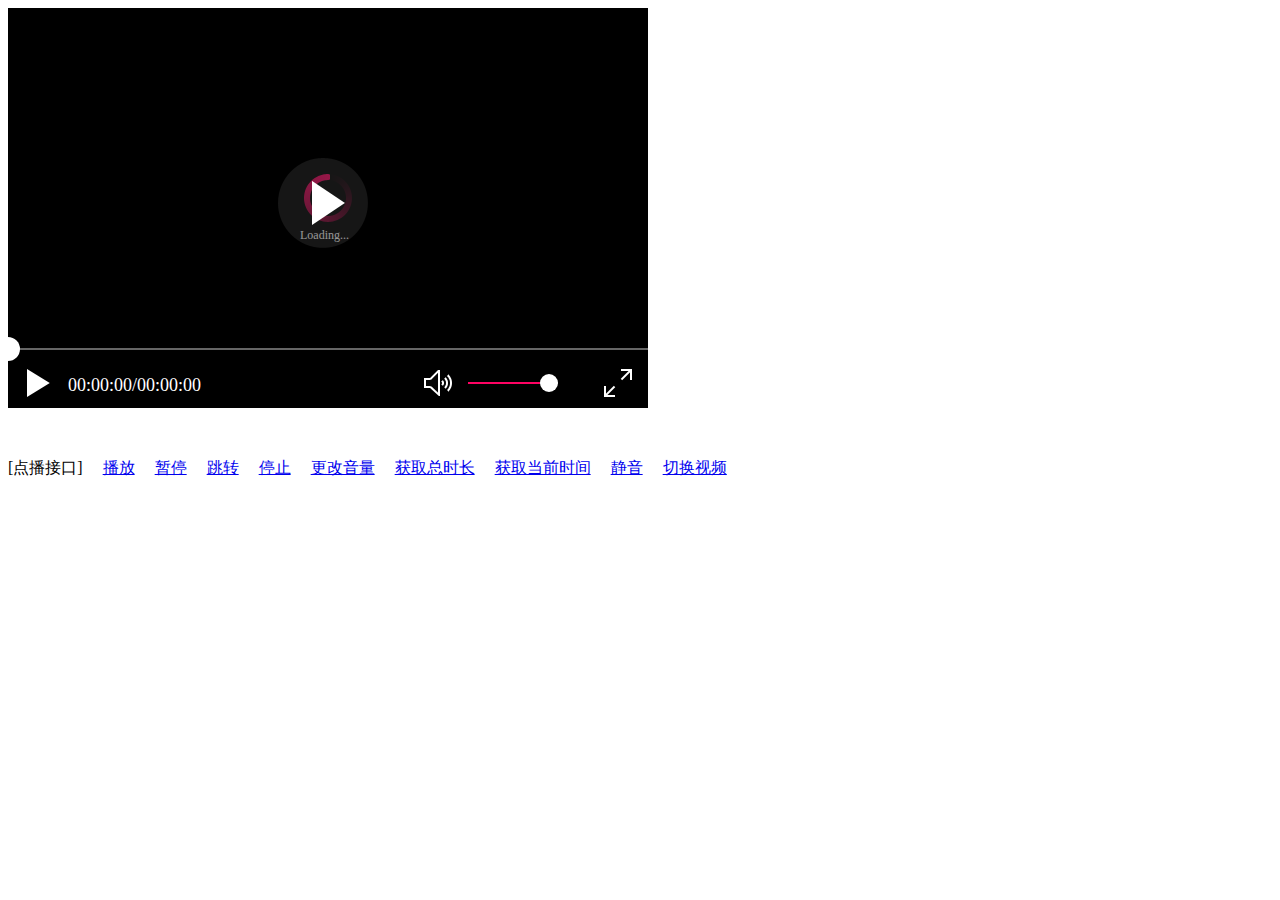
<file: src/main/resources/static/3rd/sewise/vodDemo.html>
<!DOCTYPE html>
<html>
	<head>
		<meta charset="utf-8">
		<title>点播播放器实例化方式Demo</title>
		<script src="js/jquery.min.js"></script>
		<script src="sewise.player.min.js"></script>
	</head>
	<body>
		<script>
		    var host="http://oss.cloud.jstv.com/"
		    var config={
		    	elid:"con1",
		    	autostart:true,
                url:"http://oss.cloud.jstv.com/lhwt_lhwt_123_1EA4BBDB453343AFA52F5D509E6475E5.mp4",
		    	skin:"vodTransparent"
           };
          $(document).ready(dowReady);

         var player, newPlayer;
         function dowReady() {
        	 player=new Sewise.SewisePlayer(config);
//           player.startup();
           
		/*
		 * 视频开始播放后回调的函数
		 */
		 player.on("start", function() {
		 	console.log("播放开始");
		 });
		 /*
		  * 视频播放前回调
		  */
		 player.on("beforePlay",function(){
		 	
		 });
		 /*
          *视频暂停播放后回调
         */
         player.on("pause",function(){
         	console.log("播放暂停");
         });
 
         /*
          *视频停止播放后回调
          */
         player.on("ended",function(){
         	console.log("播放停止");
         });
 
        /*
         * 视频时长改变时回调
         */
        player.on("durationChange",function(){
        	console.log("视频时长改变");
        });

        /*
         *视频实时播放回调
         */
        player.on("timeupdate",function(){
        });
 
        /*
         * 视频加载进度回调
         * @parame pt
         */
       player.on("loadProgress",function(pt){
       	  console.log("加载进度"+pt);
       });

       /*
        * 视频缓冲开始回调
        */
       player.on("bufferBegin",function(){
       	console.log("缓冲开始");
       });

       /*
        * 视频缓冲结束回调
        */
      player.on("bufferComplete",function(){
      	console.log("缓冲结束");
      });

      /*
       * 播放器获取到视频metadata信息后回调
       */
       player.on("metadata",function(obj){
       	console.log("视频元数据",obj);
      });

      /*
       * 视频时移播放后回调的函数
       */
       player.on("seek",function(e){
       	console.log("视频时移"+e);
       });
	   //启动播放器
	   player.startup();  
	   //player2.startup();
	};
			
	//点播接口调用方法
	function startPlay(){
		player.play();
	}
	function playPause(){
		player.pause();
	}
	function seekTo(){
		player.seek(8);
	}
	function playStop(){
		player.stop();
	}
	function changeVolume(){
		player.setVolume(0.1);
	}
	function getDuration(){
		alert(player.duration());
	}
	function getPlayTime(){
		alert(player.playTime());
	}
	 function setMuted(){
	 	player.muted(true);
	 }
	 var m3u8Flag=false;
	function switchVideo(){
		if(m3u8Flag){
			config.url = "http://live2016hls-yf.jstv.com/live/JSWSGQ/online.m3u8";
			m3u8Flag = false;
		}else{
			config.url = "http://oss.cloud.jstv.com/lhwt_lhwt_123_1EA4BBDB453343AFA52F5D509E6475E5.mp4";
			m3u8Flag = true;
		}
		$('#con1').empty();
		newPlayer=new Sewise.SewisePlayer(config);
		newPlayer.startup();
	}
	 </script>
	 <div id="con1" style="width:640px;height:400px;background-color: aqua;">
	 	
	 </div>
	 
	 <div style="padding-top: 50px;">
	<div style="padding-right: 20px;float: left;">[点播接口]</div>
	<div style="padding-right: 20px;float: left;"><a href="javascript:startPlay();">播放</a></div>
	<div style="padding-right: 20px;float: left;"><a href="javascript:playPause();">暂停</a></div>
	<div style="padding-right: 20px;float: left;"><a href="javascript:seekTo();">跳转</a></div>
	<div style="padding-right: 20px;float: left;"><a href="javascript:playStop();">停止</a></div>
	<div style="padding-right: 20px;float: left;"><a href="javascript:changeVolume();">更改音量</a></div>
	<div style="padding-right: 20px;float: left;"><a href="javascript:getDuration();">获取总时长</a></div>
	<div style="padding-right: 20px;float: left;"><a href="javascript:getPlayTime();">获取当前时间</a></div>
	 <div style="padding-right: 20px;float: left;"><a href="javascript:setMuted();">静音</a></div> 
	<div style="padding-right: 20px;float: left;"><a href="javascript:switchVideo();">切换视频</a></div>
	<br clear="all"/>
    </div>
	</body>
</html>
</file>
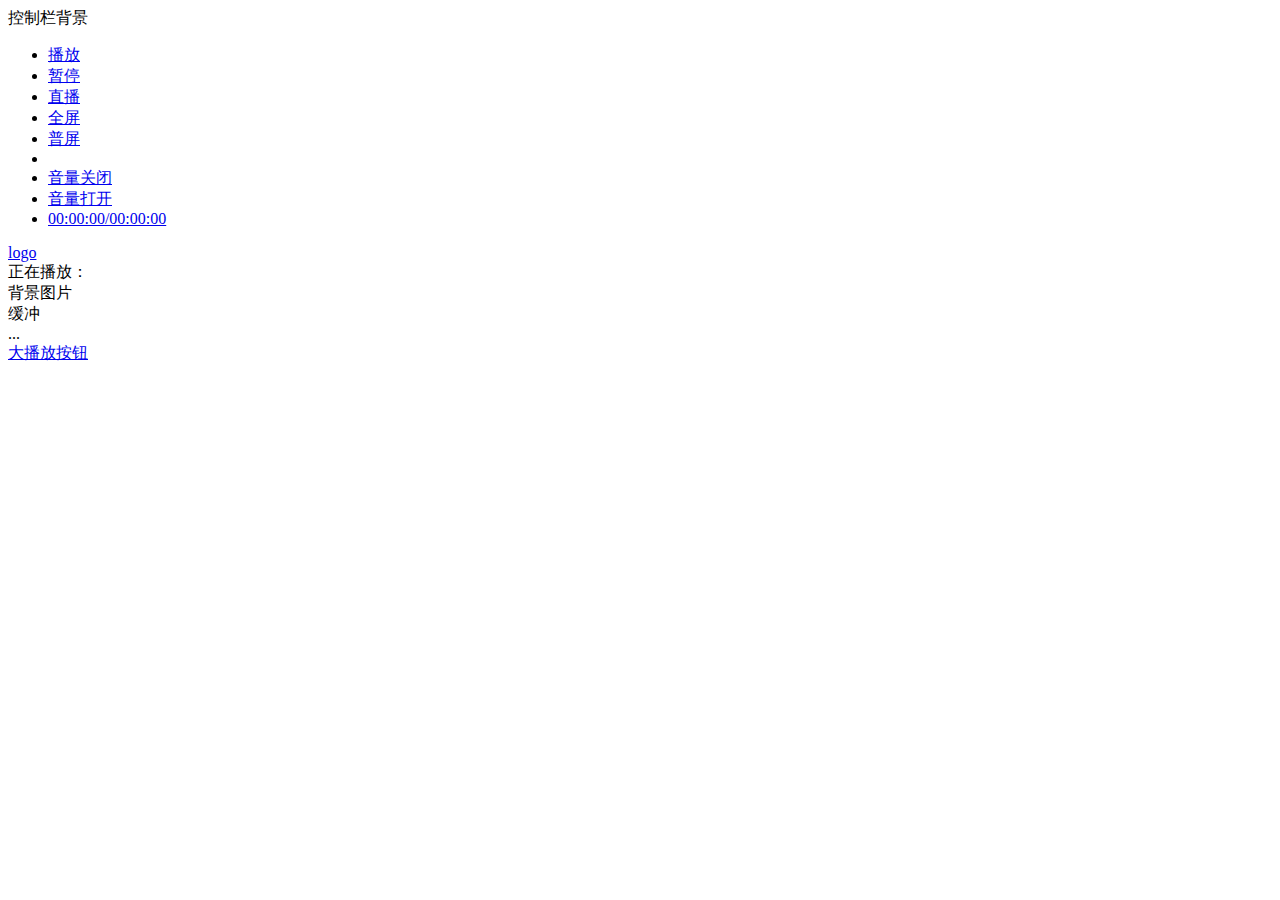
<file: src/main/resources/static/3rd/sewise/html/skins/liveWhite/skin.html>
<!DOCTYPE html>
<html lang="en">
<head>
	<meta charset="utf-8" />
</head>
<body>
	<div class="sewise-player-ui">
		<div class="controlbar">
			<div class="controlbar-bg">控制栏背景</div>
			<ul class="controlbar-btns">
				<li><a href="javascript:;" class="controlbar-btns-play" tabindex="1">播放</a></li>
				<li><a href="javascript:;" class="controlbar-btns-pause" tabindex="1">暂停</a></li>
				<li><a href="javascript:;" class="controlbar-btns-live" tabindex="2">直播</a></li>
				<div class="controlbar-progress">
					<div class="controlbar-progress-totalline"></div>
					<div class="controlbar-progress-loadedline"></div>
					<div class="controlbar-progress-playedline"></div>
					<div class="controlbar-progress-seekline"></div>
					<div class="controlbar-progress-playpoint" tabindex="3"></div>
				</div>
				<li class="right-float"><a href="javascript:;" class="controlbar-btns-fullscreen" tabindex="6">全屏</a></li>
				<li class="right-float"><a href="javascript:;" class="controlbar-btns-normalscreen" tabindex="6">普屏</a></li>
				<li class="right-float" >
					<div class="controlbar-volumeline">
						<div class="controlbar-volumeline-bg"></div>
						<div class="controlbar-volumeline-volume"></div>
						<div class="controlbar-volumeline-dragger"></div>
						<div class="controlbar-volumeline-point"></div>
					</div>
				</li>
				<li class="right-float"><a href="javascript:;" class="controlbar-btns-soundclose" tabindex="1">音量关闭</a></li>
				<li class="right-float"><a href="javascript:;" class="controlbar-btns-soundopen" tabindex="1">音量打开</a></li>
				<li class="right-float"><a href="javascript:;"><div class="controlbar-playtime">00:00:00/00:00:00</div></a></li>
			</ul>
		</div>
		<div class="logo">
			<a href="http://www.sewise.com/" target="_blank" class="logo-icon">logo</a>
		</div>
		<div class="topbar">
			<div class="topbar-program">
				<div class="topbar-program-tip">正在播放：</div>
				<div class="topbar-program-title"></div>
			</div>
			<div class="topbar-clock"></div>
		</div>
		<div class="buffer">
			<div class="buffer-bg">背景图片</div>
			<div class="buffer-text">
				<div class="buffer-text-tip">缓冲</div>
				<div class="buffer-text-bufferPt">...</div>
			</div>
		</div>
		<div class="big-play-btn">
			<a href="javascript:;" class="big-play-icon" tabindex="1">大播放按钮</a>
		</div>
	</div>
</body>
</html>
</file>
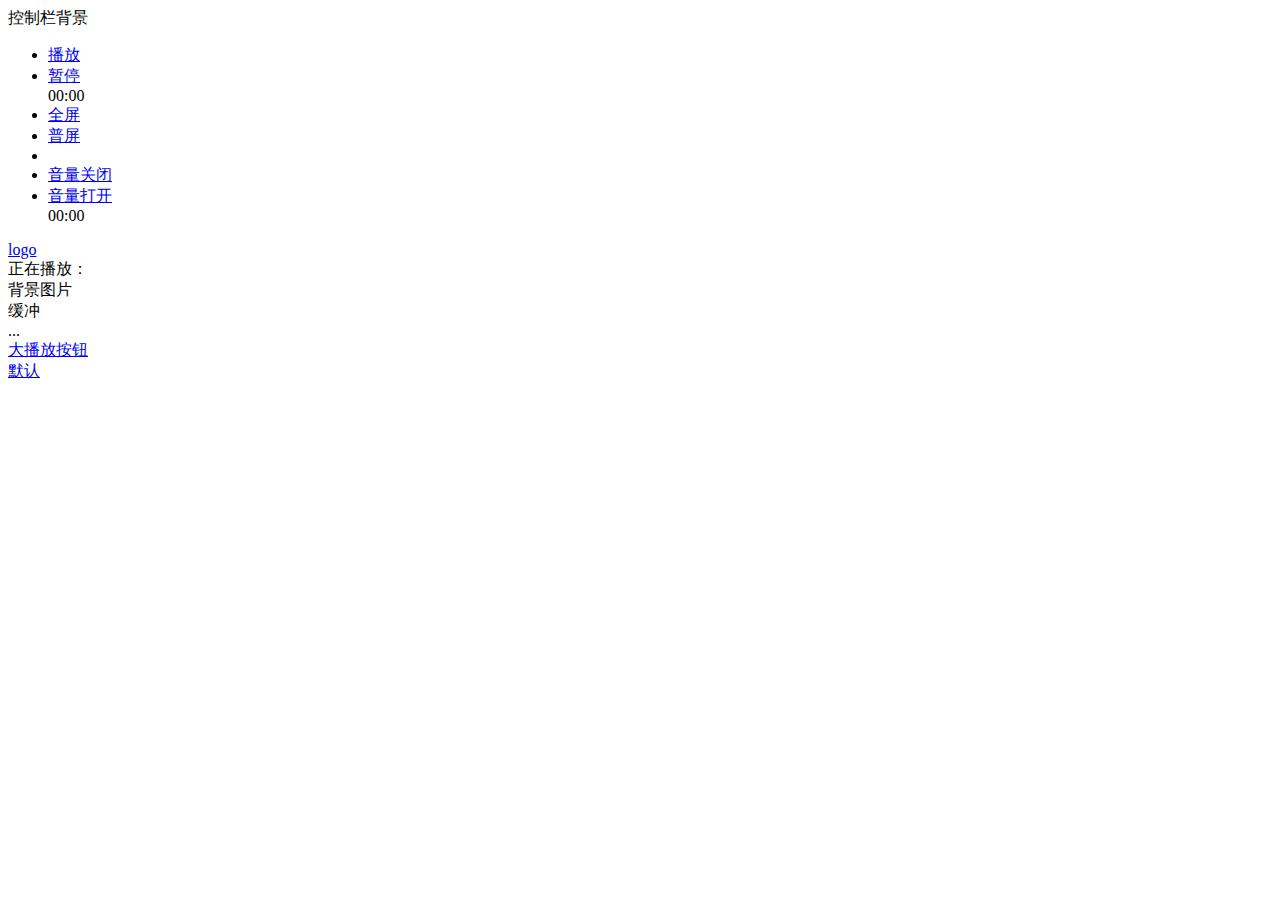
<file: src/main/resources/static/3rd/sewise/html/skins/vodFlowPlayer/skin.html>
<!DOCTYPE html>
<html lang="en">
<head>
	<meta charset="utf-8" />
</head>
<body>
	<div class="sewise-player-ui">
		<div class="controlbar">
			<div class="controlbar-bg">控制栏背景</div>
			<ul class="controlbar-btns">
				<li><a href="javascript:;" class="controlbar-btns-play" tabindex="1">播放</a></li>
				<li><a href="javascript:;" class="controlbar-btns-pause" tabindex="2">暂停</a></li>
				<div class="controlbar-playtime">00:00</div>
				<div class="controlbar-progress">
					<div class="controlbar-progress-totalline"></div>
					<div class="controlbar-progress-loadedline"></div>
					<div class="controlbar-progress-playedline"></div>
					<div class="controlbar-progress-seekline"></div>
					<div class="controlbar-progress-playpoint"></div>
				</div>
				<li class="right-float"><a href="javascript:;" class="controlbar-btns-fullscreen" tabindex="1">全屏</a></li>
				<li class="right-float"><a href="javascript:;" class="controlbar-btns-normalscreen" tabindex="1">普屏</a></li>
				<li class="right-float">
					<div class="controlbar-volumeline">
						<div class="controlbar-volumeline-bg"></div>
						<div class="controlbar-volumeline-volume"></div>
						<div class="controlbar-volumeline-dragger"></div>
						<div class="controlbar-volumeline-point"></div>
					</div>
				</li>
				<li class="right-float"><a href="javascript:;" class="controlbar-btns-soundclose" tabindex="1">音量关闭</a></li>
				<li class="right-float"><a href="javascript:;" class="controlbar-btns-soundopen" tabindex="1">音量打开</a></li>
				<div class="controlbar-totaltime">00:00</div>
			</ul>
		</div>
		<div class="logo">
			<a href="http://www.sewise.com/" target="_blank" class="logo-icon" tabindex="1">logo</a>
		</div>
		<div class="topbar">
			<div class="topbar-program">
				<div class="topbar-program-tip">正在播放：</div>
				<div class="topbar-program-title"></div>
			</div>
			<div class="topbar-clock"></div>
		</div>
		<div class="buffer">
			<div class="buffer-bg">背景图片</div>
			<div class="buffer-text">
				<div class="buffer-text-tip">缓冲</div>
				<div class="buffer-text-bufferPt">...</div>
			</div>
		</div>
		<div class="big-play-btn">
			<a href="javascript:;" class="big-play-icon" tabindex="1">大播放按钮</a>
		</div>
		<div class="clarity-switch-btn">
			<a href="javascript:;" class="clarity-btn-text" tabindex="1">默认</a>
		</div>
	</div>
</body>
</html>
</file>
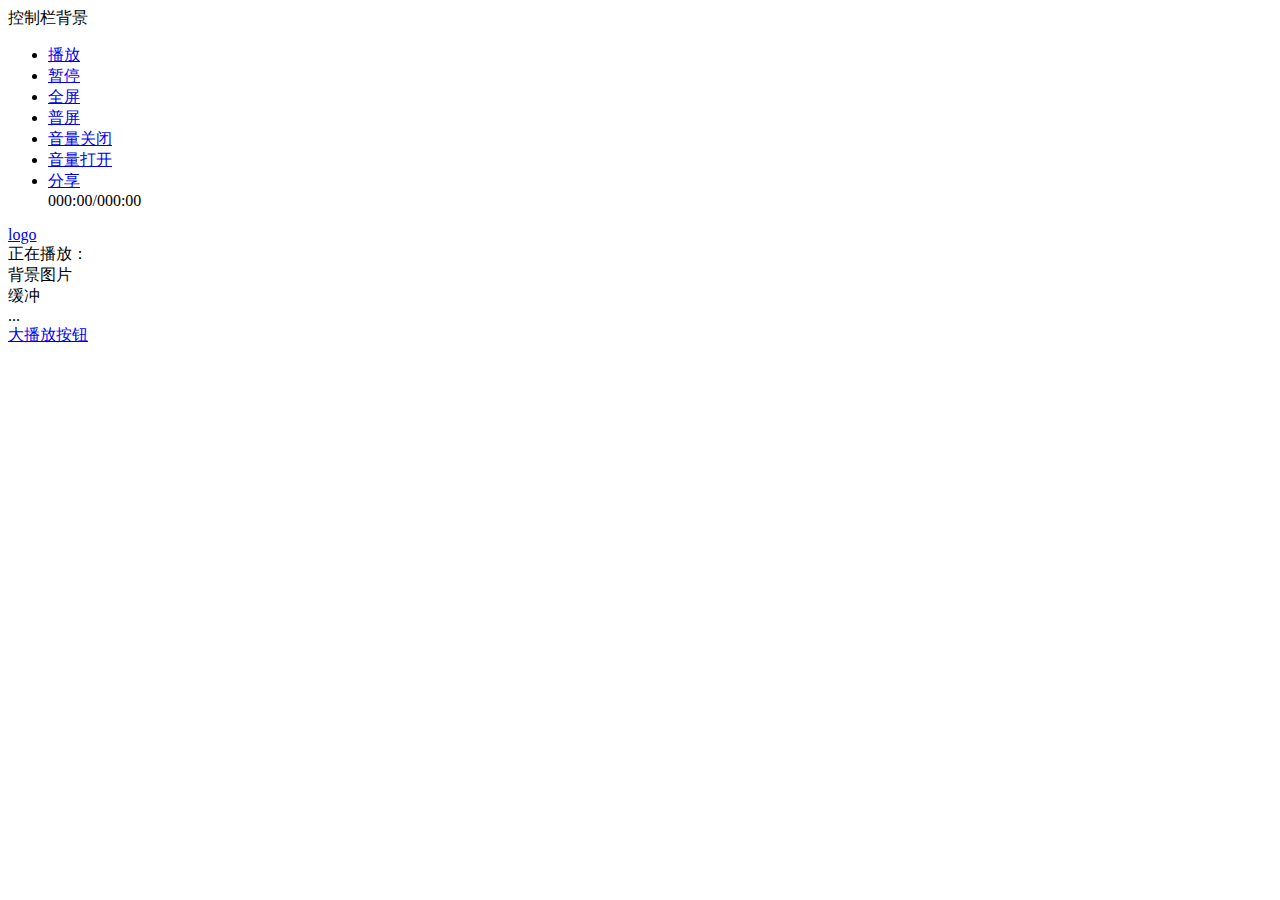
<file: src/main/resources/static/3rd/sewise/html/skins/vodMobileTransparent/skin.html>
<!DOCTYPE html>
<html lang="en">
<head>
	<meta charset="utf-8" />
</head>
<body>
	<div class="sewise-player-ui">
		<div class="controlbar">
			<div class="controlbar-bg">控制栏背景</div>
			<div class="controlbar-progress">
				<div class="controlbar-progress-totalline"></div>
				<div class="controlbar-progress-loadedline"></div>
				<div class="controlbar-progress-playedline"></div>
				<div class="controlbar-progress-seekline"></div>
				<div class="controlbar-progress-playpoint"></div>
			</div>
			<ul class="controlbar-btns">
				<li><a href="javascript:;" class="controlbar-btns-play" tabindex="1">播放</a></li>
				<li><a href="javascript:;" class="controlbar-btns-pause" tabindex="2">暂停</a></li>
				<li class="right-float"><a href="javascript:;" class="controlbar-btns-fullscreen" tabindex="1">全屏</a></li>
				<li class="right-float"><a href="javascript:;" class="controlbar-btns-normalscreen" tabindex="1">普屏</a></li>
				<li class="right-float"><a href="javascript:;" class="controlbar-btns-soundclose" tabindex="1">音量关闭</a></li>
				<li class="right-float"><a href="javascript:;" class="controlbar-btns-soundopen" tabindex="1">音量打开</a></li>
				<li class="right-float"><a href="javascript:;" class="controlbar-btns-share" tabindex="1">分享</a></li>
				<div class="controlbar-playtime">000:00/000:00</div>
			</ul>
		</div>
		<div class="logo">
			<a href="http://www.sewise.com/" target="_blank" class="logo-icon">logo</a>
		</div>
		<div class="topbar">
			<div class="topbar-program">
				<div class="topbar-program-tip">正在播放：</div>
				<div class="topbar-program-title"></div>
			</div>
			<div class="topbar-clock"></div>
		</div>
		<div class="buffer">
			<div class="buffer-bg">背景图片</div>
			<div class="buffer-text">
				<div class="buffer-text-tip">缓冲</div>
				<div class="buffer-text-bufferPt">...</div>
			</div>
		</div>
		<div class="big-play-btn">
			<a href="javascript:;" class="big-play-icon" tabindex="1">大播放按钮</a>
		</div>
	</div>
</body>
</html>
</file>
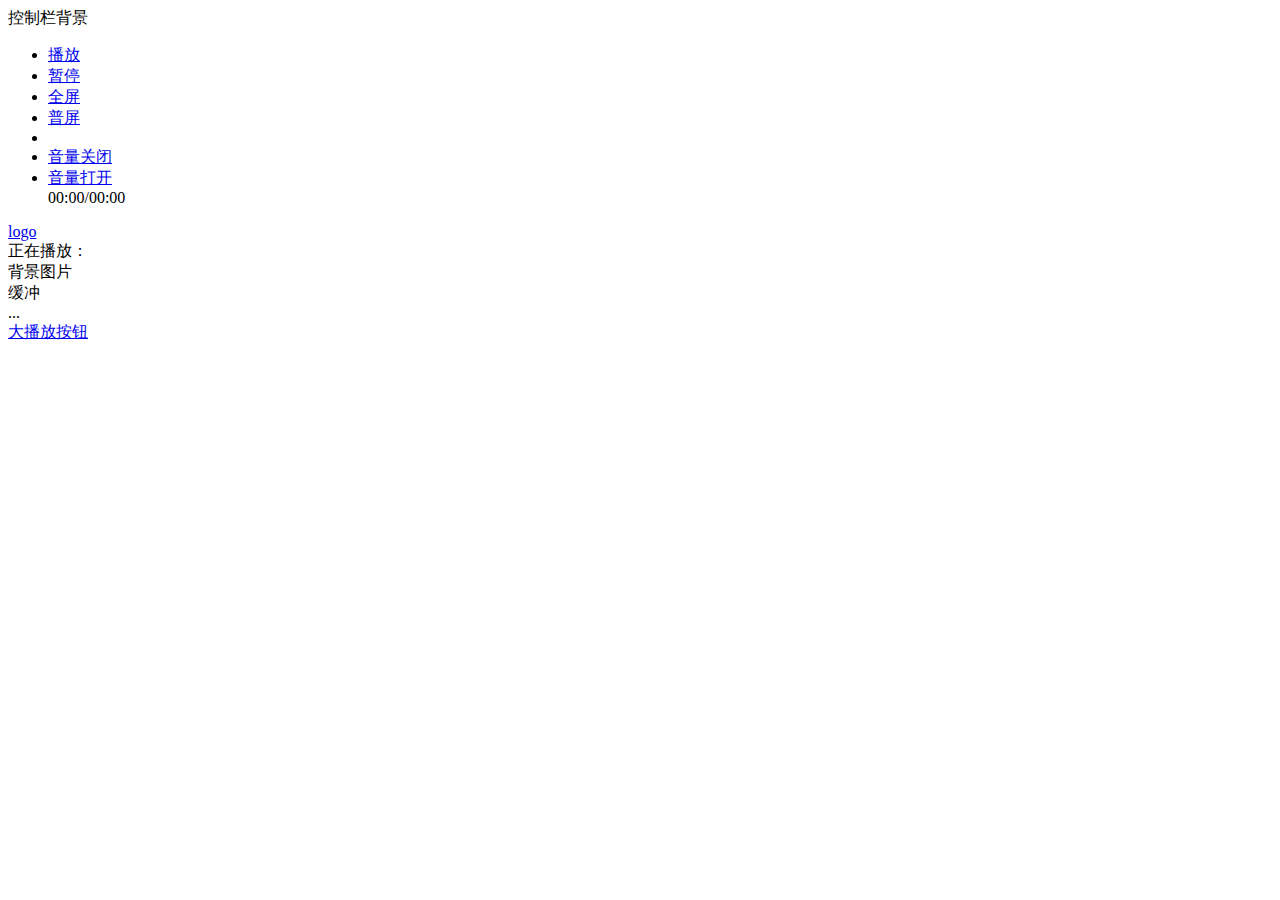
<file: src/main/resources/static/3rd/sewise/html/skins/vodTransparent/skin.html>
<!DOCTYPE html>
<html lang="en">
<head>
	<meta charset="utf-8" />
</head>
<body>
	<div class="sewise-player-ui">
		<div class="controlbar">
			<div class="controlbar-bg">控制栏背景</div>
			<div class="controlbar-progress">
				<div class="controlbar-progress-totalline"></div>
				<div class="controlbar-progress-loadedline"></div>
				<div class="controlbar-progress-playedline"></div>
				<div class="controlbar-progress-seekline"></div>
				<div class="controlbar-progress-playpoint"></div>
			</div>
			<ul class="controlbar-btns">
				<li><a href="javascript:;" class="controlbar-btns-play" tabindex="1">播放</a></li>
				<li><a href="javascript:;" class="controlbar-btns-pause" tabindex="2">暂停</a></li>
				<li class="right-float"><a href="javascript:;" class="controlbar-btns-fullscreen" tabindex="1">全屏</a></li>
				<li class="right-float"><a href="javascript:;" class="controlbar-btns-normalscreen" tabindex="1">普屏</a></li>
				<li class="right-float">
					<div class="controlbar-volumeline">
						<div class="controlbar-volumeline-bg"></div>
						<div class="controlbar-volumeline-volume"></div>
						<div class="controlbar-volumeline-dragger"></div>
						<div class="controlbar-volumeline-point"></div>
					</div>
				</li>
				<li class="right-float"><a href="javascript:;" class="controlbar-btns-soundclose" tabindex="1">音量关闭</a></li>
				<li class="right-float"><a href="javascript:;" class="controlbar-btns-soundopen" tabindex="1">音量打开</a></li>
				<div class="controlbar-playtime">00:00/00:00</div>
			</ul>
		</div>
		<div class="logo">
			<a href="http://www.sewise.com/" target="_blank" class="logo-icon">logo</a>
		</div>
		<div class="topbar">
			<div class="topbar-program">
				<div class="topbar-program-tip">正在播放：</div>
				<div class="topbar-program-title"></div>
			</div>
			<div class="topbar-clock"></div>
		</div>
		<div class="buffer">
			<div class="buffer-bg">背景图片</div>
			<div class="buffer-text">
				<div class="buffer-text-tip">缓冲</div>
				<div class="buffer-text-bufferPt">...</div>
			</div>
		</div>
		<div class="big-play-btn">
			<a href="javascript:;" class="big-play-icon" tabindex="1">大播放按钮</a>
		</div>
	</div>
</body>
</html>
</file>
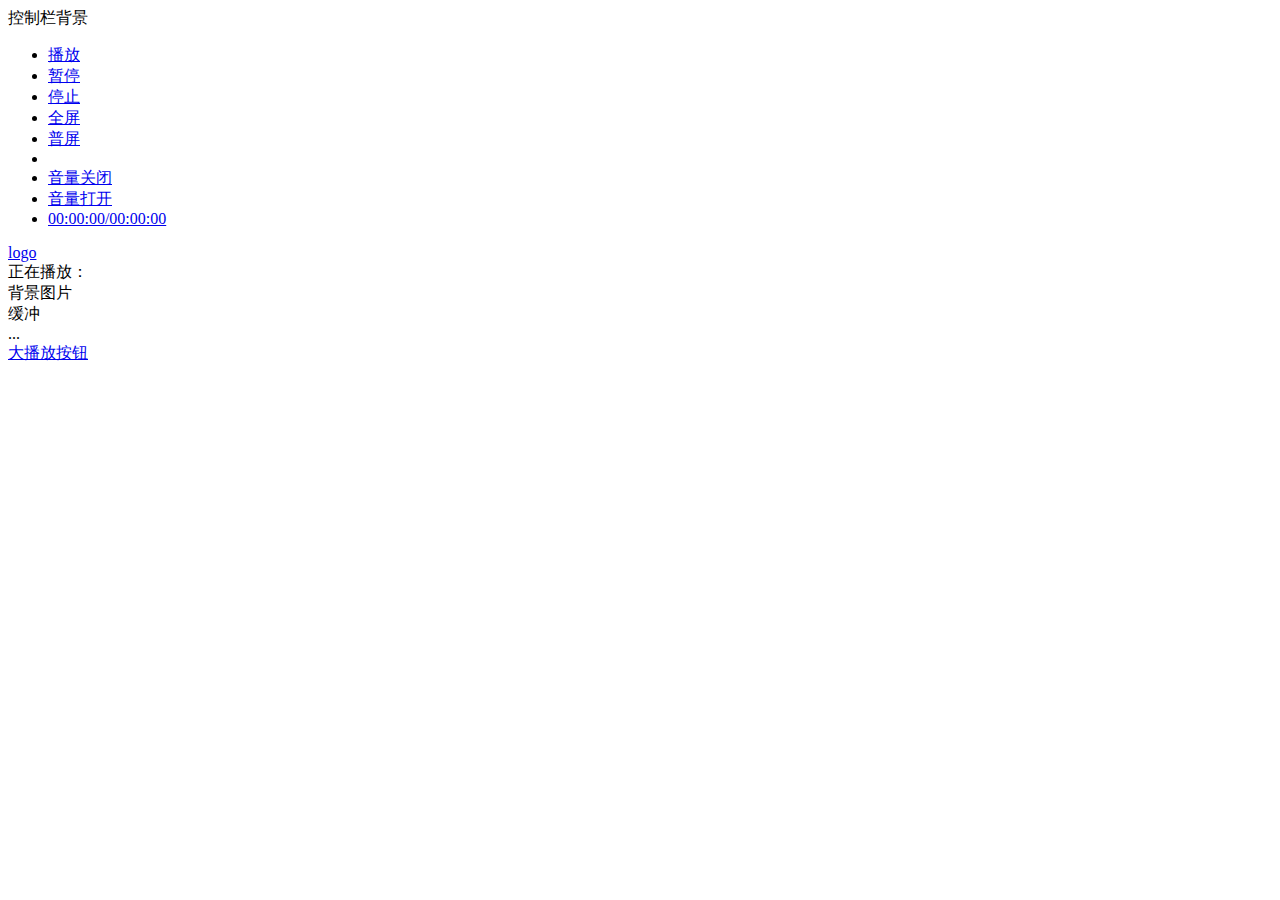
<file: src/main/resources/static/3rd/sewise/html/skins/vodWhite/skin.html>
<!DOCTYPE html>
<html lang="en">
<head>
	<meta charset="utf-8" />
</head>
<body>
	<div class="sewise-player-ui">
		<div class="controlbar">
			<div class="controlbar-bg">控制栏背景</div>
			<ul class="controlbar-btns">
				<li><a href="javascript:;" class="controlbar-btns-play" tabindex="1">播放</a></li>
				<li><a href="javascript:;" class="controlbar-btns-pause" tabindex="1">暂停</a></li>
				<li><a href="javascript:;" class="controlbar-btns-stop" tabindex="2">停止</a></li>
				
				<div class="controlbar-progress">
					<div class="controlbar-progress-totalline"></div>
					<div class="controlbar-progress-loadedline"></div>
					<div class="controlbar-progress-playedline"></div>
					<div class="controlbar-progress-seekline"></div>
					<div class="controlbar-progress-playpoint" tabindex="3"></div>
				</div>
				<li class="right-float"><a href="javascript:;" class="controlbar-btns-fullscreen" tabindex="6">全屏</a></li>
				<li class="right-float"><a href="javascript:;" class="controlbar-btns-normalscreen" tabindex="6">普屏</a></li>
				<li class="right-float" >
					<div class="controlbar-volumeline">
						<div class="controlbar-volumeline-bg"></div>
						<div class="controlbar-volumeline-volume"></div>
						<div class="controlbar-volumeline-dragger"></div>
						<div class="controlbar-volumeline-point"></div>
					</div>
				</li>
				<li class="right-float"><a href="javascript:;" class="controlbar-btns-soundclose" tabindex="1">音量关闭</a></li>
				<li class="right-float"><a href="javascript:;" class="controlbar-btns-soundopen" tabindex="1">音量打开</a></li>
				
				<!--<div class="controlbar-playtime">00:00:00/00:00:00</div>-->
				<li class="right-float" ><a href="javascript:;"><div class="controlbar-playtime">00:00:00/00:00:00</div></a></li>
			</ul>
		</div>
		<div class="logo">
			<a href="http://www.sewise.com/" target="_blank" class="logo-icon">logo</a>
		</div>
		<div class="topbar">
			<div class="topbar-program">
				<div class="topbar-program-tip">正在播放：</div>
				<div class="topbar-program-title"></div>
			</div>
			<div class="topbar-clock"></div>
		</div>
		<div class="buffer">
			<div class="buffer-bg">背景图片</div>
			<div class="buffer-text">
				<div class="buffer-text-tip">缓冲</div>
				<div class="buffer-text-bufferPt">...</div>
			</div>
		</div>
		<div class="big-play-btn">
			<a href="javascript:;" class="big-play-icon" tabindex="1">大播放按钮</a>
		</div>
	</div>
</body>
</html>
</file>
